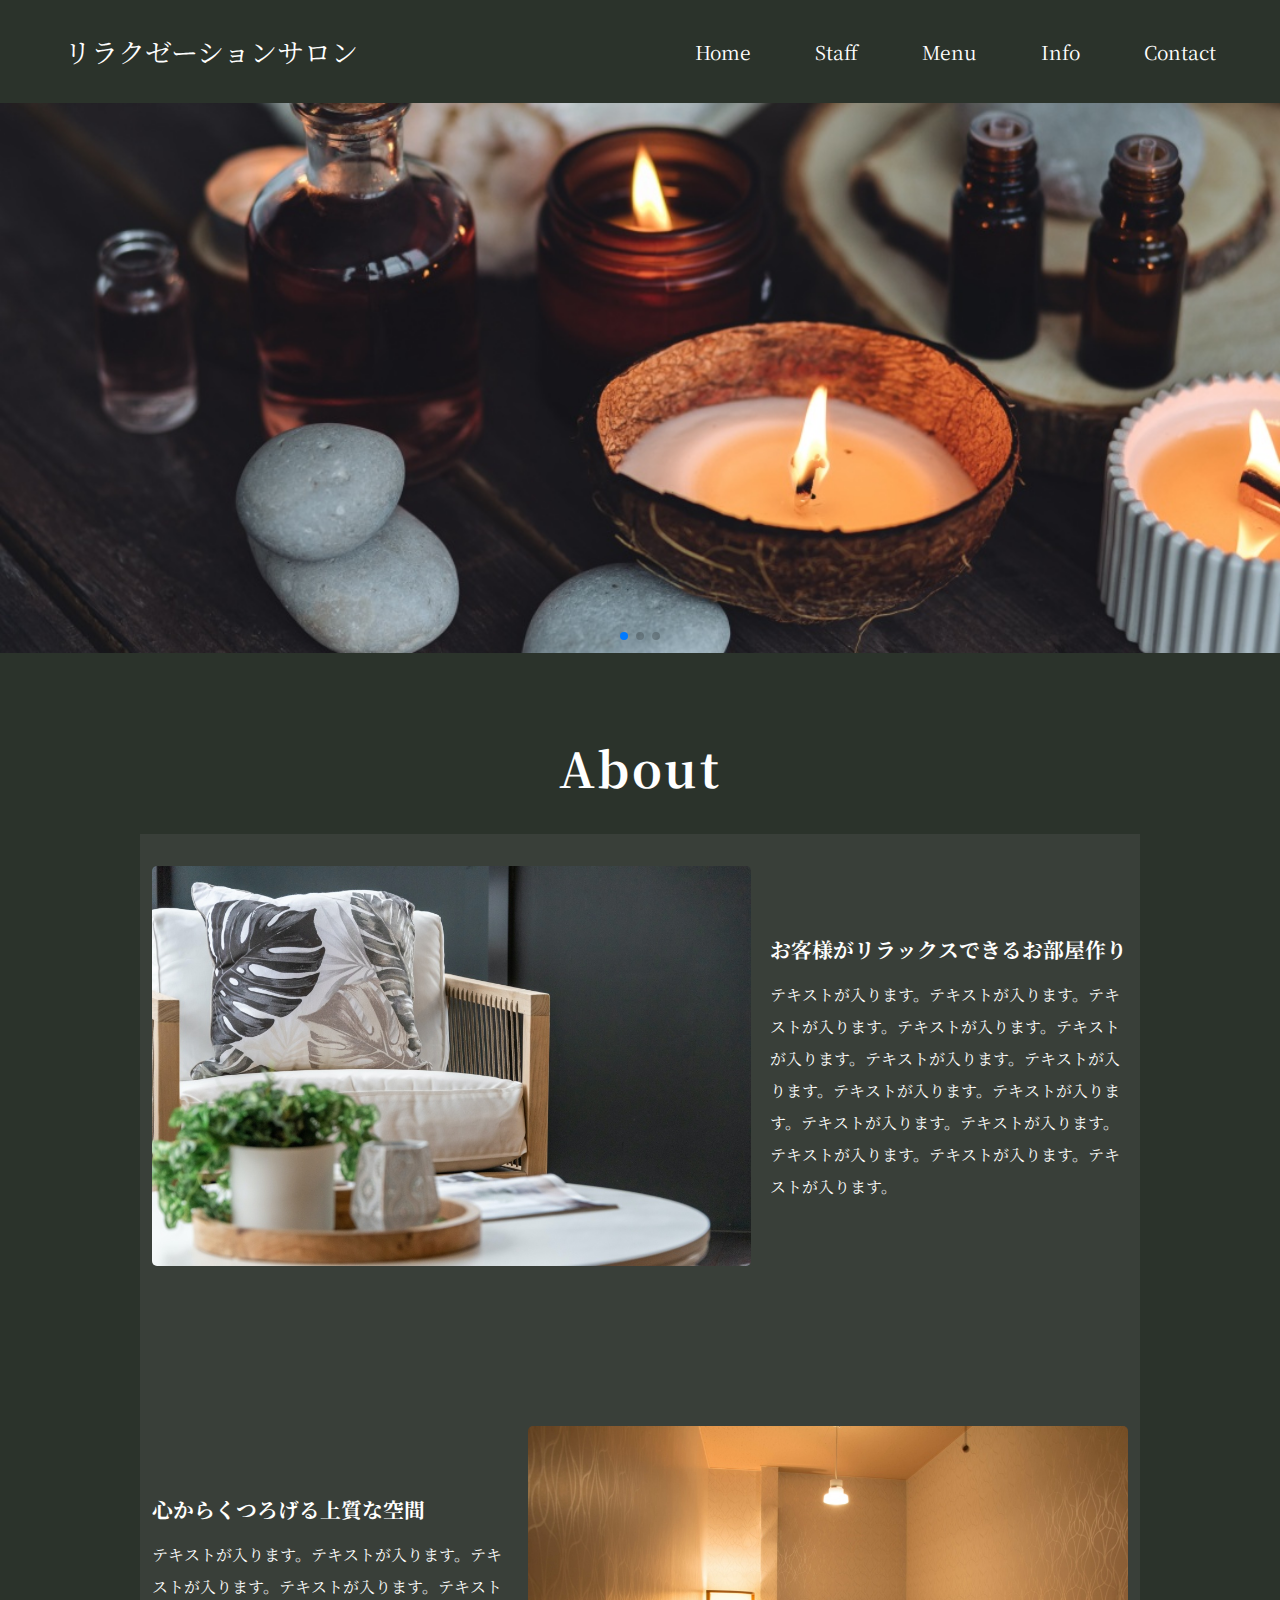
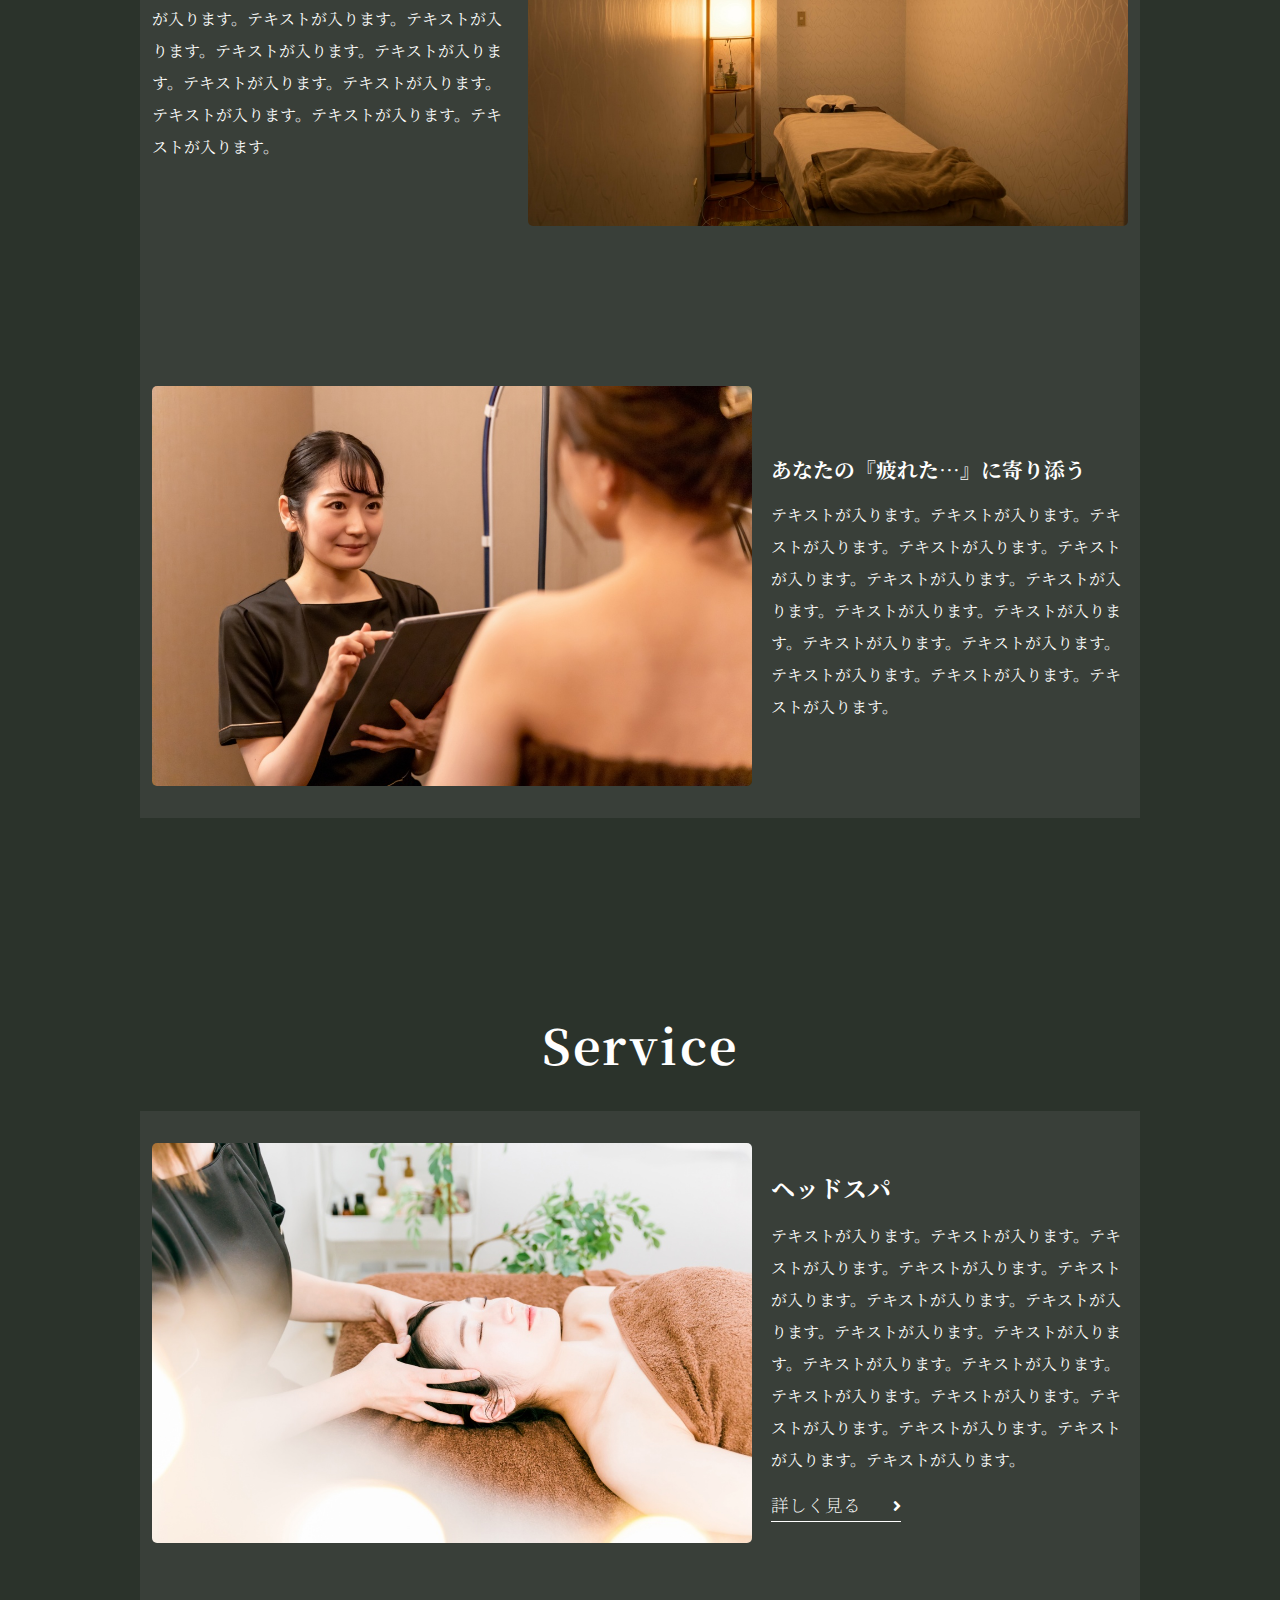
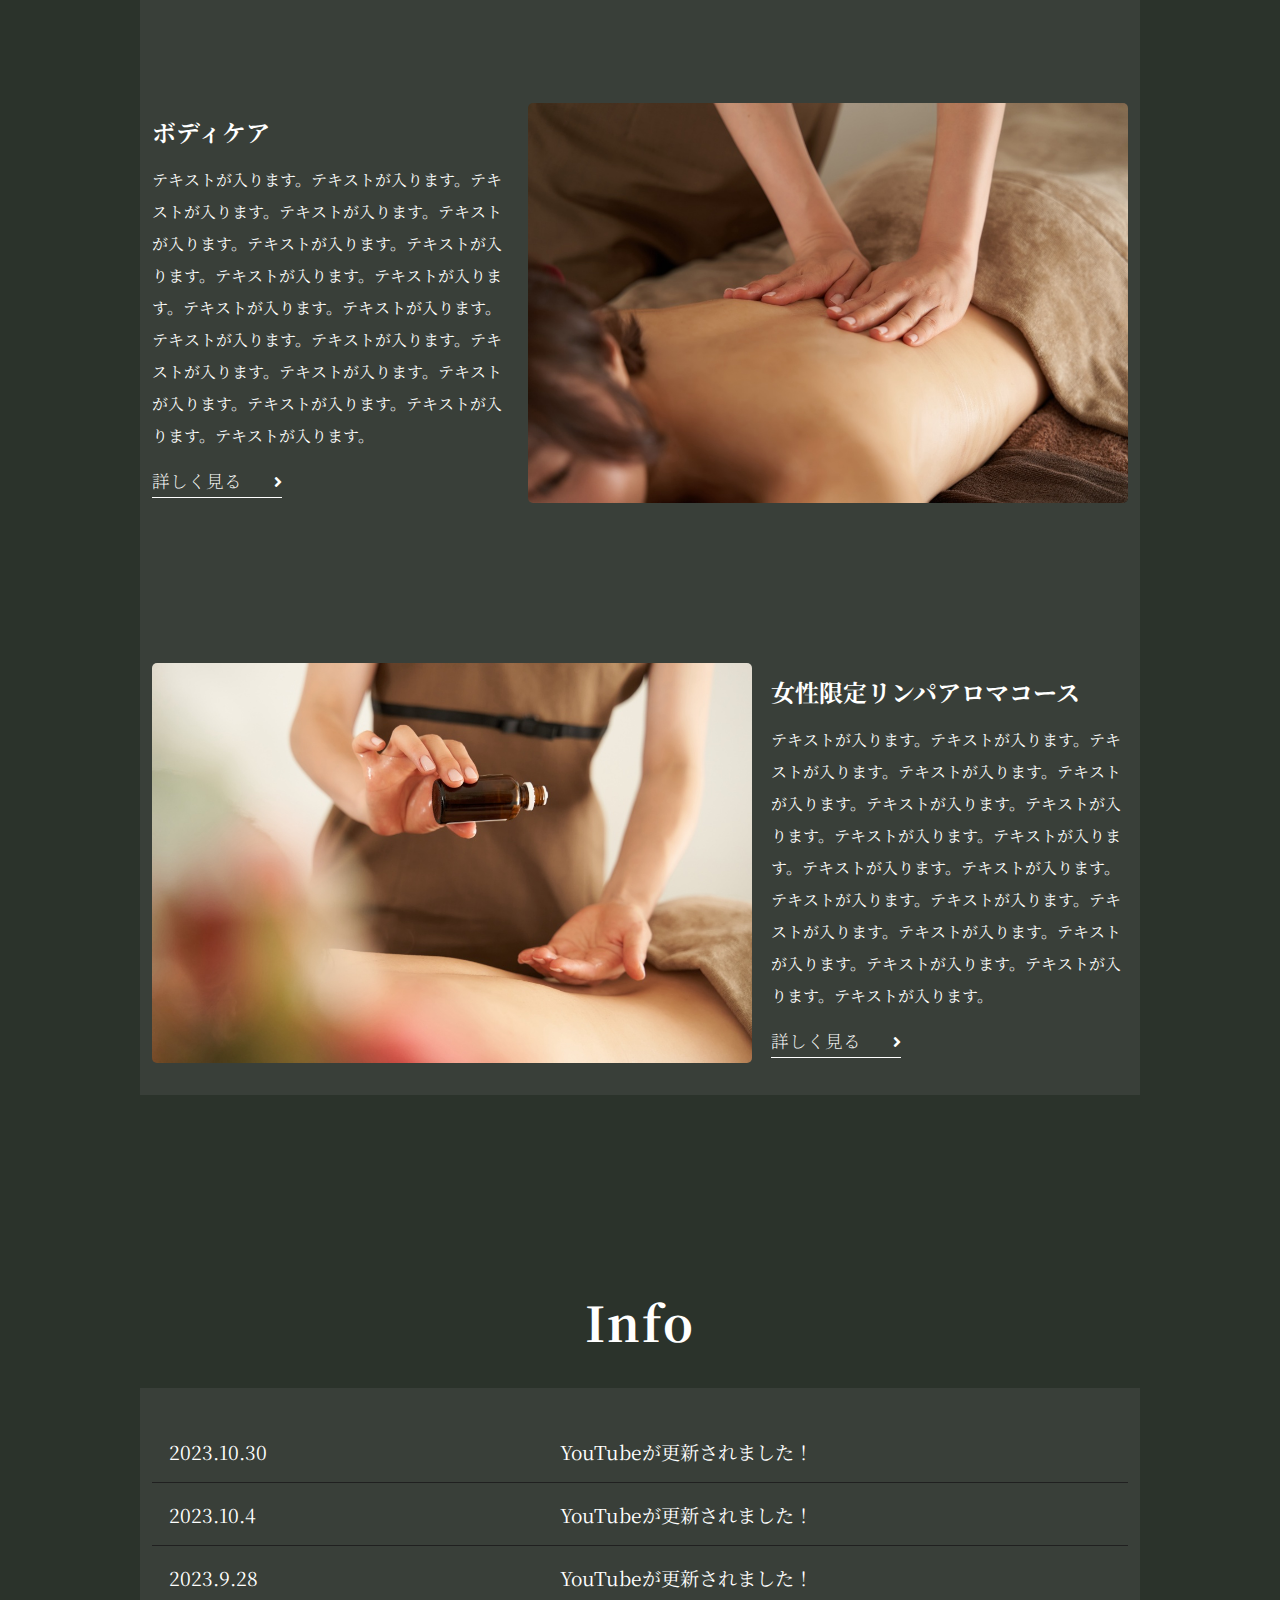
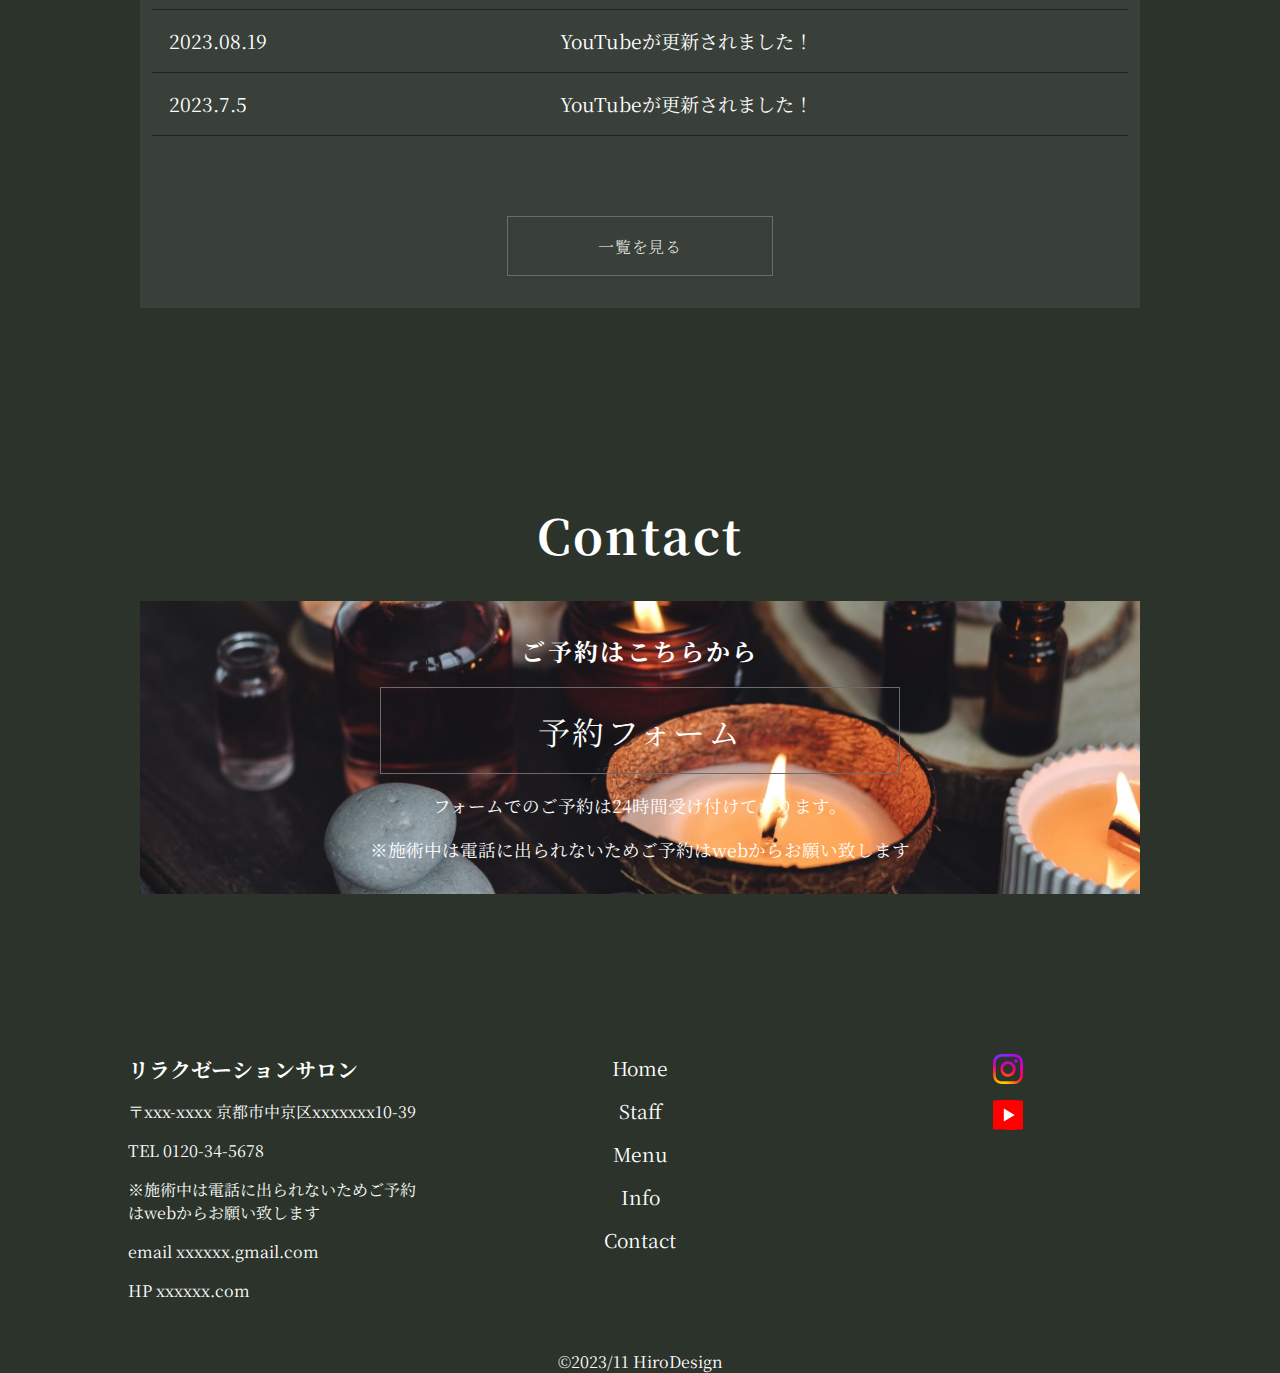
<file: index.html>
<!DOCTYPE html>
<html lang="ja">
<head>
  <meta charset="UTF-8">
  <meta name="viewport" content="width=device-width, initial-scale=1.0">
  <title>Document</title>
  <!-- swiper -->
  <link rel="stylesheet"  href="https://cdn.jsdelivr.net/npm/swiper@11/swiper-bundle.min.css"/>
  <!-- font awesome -->
  <link rel="stylesheet" href="https://cdnjs.cloudflare.com/ajax/libs/font-awesome/5.15.4/css/all.min.css">
  <link rel="stylesheet" href="style.css">
</head>
<body>

  <header class="header">
    <div class="logo">
      <a href="index.html">リラクゼーションサロン</a>
    </div>
      <nav class="navbar">
        <ul>
          <li><a href="index.html">home</a></li>
          <li><a href="staff.html">staff</a></li>
          <li><a href="menu.html">menu</a></li>
          <li><a href="info.html">info</a></li>
          <li><a href="contact.html">contact</a></li>
          <li class="sp-only"><a href="head.html">ヘッドスパとは</a></li>
          <li class="sp-only"><a href="head.html">ボディケアとは</a></li>
          <li class="sp-only"><a href="head.html">リンパアロマとは</a></li>
          <li class="tel pc-only"><p>TEL 0120-34-5678</p></li>
        </ul>
      </nav>
      <div class="fas fa-bars sp-only" id="menu-btn"></div>
  </header>

  <!-- visual -->
  <!-- <section> -->
    <div class="swiper">
      <div class="swiper-wrapper">
        <div class="swiper-slide slide1"></div>
        <div class="swiper-slide slide2"></div>
        <div class="swiper-slide slide3"></div>
      </div>
      <div class="swiper-pagination"></div>
    </div>
  <!-- </section> -->
  <!-- end visual -->

  <!-- about -->
  <section class="about">
    <h2 class="heading">about</h2>
    <div class="container">
      <div class="about-box">
        <img src="img/about02.jpg" alt="">
        <div class="about-text">
          <h3>お客様がリラックスできるお部屋作り</h3>
          <p>テキストが入ります。テキストが入ります。テキストが入ります。テキストが入ります。テキストが入ります。テキストが入ります。テキストが入ります。テキストが入ります。テキストが入ります。テキストが入ります。テキストが入ります。テキストが入ります。テキストが入ります。テキストが入ります。</p>
        </div>
      </div>
      <div class="about-box">
        <img src="img/about01.jpg" alt="">
        <div class="about-text">
          <h3>心からくつろげる上質な空間</h3>
          <p>テキストが入ります。テキストが入ります。テキストが入ります。テキストが入ります。テキストが入ります。テキストが入ります。テキストが入ります。テキストが入ります。テキストが入ります。テキストが入ります。テキストが入ります。テキストが入ります。テキストが入ります。テキストが入ります。</p>
        </div>
      </div>
      <div class="about-box">
        <img src="img/about03.jpg" alt="">
        <div class="about-text">
          <h3>あなたの『疲れた…』に寄り添う</h3>
          <p>テキストが入ります。テキストが入ります。テキストが入ります。テキストが入ります。テキストが入ります。テキストが入ります。テキストが入ります。テキストが入ります。テキストが入ります。テキストが入ります。テキストが入ります。テキストが入ります。テキストが入ります。テキストが入ります。</p>
        </div>
      </div>
      
    </div>
  </section>
  <!-- end about -->

   <!-- service -->
   <section class="service">
    <h2 class="heading">service</h2>
    <div class="container">
      <div class="service-item">
        <img src="img/service01.jpg" alt="">
        <div class="service-text">
          <h3>ヘッドスパ</h3>
          <p>テキストが入ります。テキストが入ります。テキストが入ります。テキストが入ります。テキストが入ります。テキストが入ります。テキストが入ります。テキストが入ります。テキストが入ります。テキストが入ります。テキストが入ります。テキストが入ります。テキストが入ります。テキストが入ります。テキストが入ります。テキストが入ります。テキストが入ります。</p>
          <a href="head.html" class="service-btn">詳しく見る<i class="fas fa-angle-right"></i></a>
        </div>
      </div>
      <div class="service-item">
        <img src="img/visual03.jpg" alt="">
        <div class="service-text">
          <h3>ボディケア</h3>
          <p>テキストが入ります。テキストが入ります。テキストが入ります。テキストが入ります。テキストが入ります。テキストが入ります。テキストが入ります。テキストが入ります。テキストが入ります。テキストが入ります。テキストが入ります。テキストが入ります。テキストが入ります。テキストが入ります。テキストが入ります。テキストが入ります。テキストが入ります。テキストが入ります。テキストが入ります。</p>
          <a href="body.html" class="service-btn">詳しく見る<i class="fas fa-angle-right"></i></a>
        </div>
      </div>
      <div class="service-item">
        <img src="img/visual02.jpg" alt="">
        <div class="service-text">
          <h3>女性限定リンパアロマコース</h3>
          <p>テキストが入ります。テキストが入ります。テキストが入ります。テキストが入ります。テキストが入ります。テキストが入ります。テキストが入ります。テキストが入ります。テキストが入ります。テキストが入ります。テキストが入ります。テキストが入ります。テキストが入ります。テキストが入ります。テキストが入ります。テキストが入ります。テキストが入ります。テキストが入ります。テキストが入ります。</p>
          <a href="aroma.html" class="service-btn">詳しく見る<i class="fas fa-angle-right"></i></a>
        </div>
      </div>

    </div>
  </section>
  <!-- end service -->

  <!-- info -->
  <section class="info">
    <h2 class="heading">info</h2>
    <div class="container">
      <dl>
        <dt>2023.10.30</dt>
        <dd>YouTubeが更新されました！</dd>
        <dt>2023.10.4</dt>
        <dd>YouTubeが更新されました！</dd>
        <dt>2023.9.28</dt>
        <dd>YouTubeが更新されました！</dd>
        <dt>2023.08.19</dt>
        <dd>YouTubeが更新されました！</dd>
        <dt>2023.7.5</dt>
        <dd>YouTubeが更新されました！</dd>
      </dl>
      <a href="info.html" class="btn">一覧を見る</a>
    </div>
  </section>
  <!-- emd info -->

  <!-- contact -->
  <section class="contact">
    <h2 class="heading">contact</h2>
    <div class="container">
      <div class="contact-box">
        <h3>ご予約はこちらから</h3>
        <a href="contact.html" class="contact-btn">予約フォーム</a>
        <p>フォームでのご予約は<br class="sp-only">24時間受け付けております。</p>
        <p>※施術中は電話に出られないため<br class="sp-only">ご予約はwebからお願い致します</p>
      </div>
    </div>
  </section>
  <!-- end contact -->

  <!-- footer -->
  <footer class="footer">
    <div class="footer-wrapper">
      <div class="address">
        <ul>
          <li><h4>リラクゼーションサロン</h4></li>
          <li>〒xxx-xxxx 京都市中京区xxxxxxx10-39</li>
          <li>TEL 0120-34-5678</li>
          <li>※施術中は電話に出られないためご予約はwebからお願い致します</li>
          <li>email xxxxxx.gmail.com</li>
          <li>HP xxxxxx.com</li>
        </ul>
      </div>
      <div class="footer-links">
        <ul>
          <li><a href="index.html">home</a></li>
          <li><a href="staff.html">staff</a></li>
          <li><a href="menu.html">menu</a></li>
          <li><a href="info.html">info</a></li>
          <li><a href="contact.html">contact</a></li>
        </ul>
      </div>
      <div class="footer-links sns-link">
        <ul>
          <li><a href="#"><img src="img/sns03.SVG" alt=""></a></li>
          <li><a href="#"><img src="img/sns05.SVG" alt=""></a></li>
        </ul>
      </div>
    </div>
   
    <div class="copy">
      <p>&copy;2023/11 <span>HiroDesign</span></p>
    </div>
  </footer>
  <!-- end footer -->
 
  <script src="https://cdn.jsdelivr.net/npm/swiper@11/swiper-bundle.min.js"></script>

  <script src="script.js" defer></script>
  
</body>
</html>
</file>
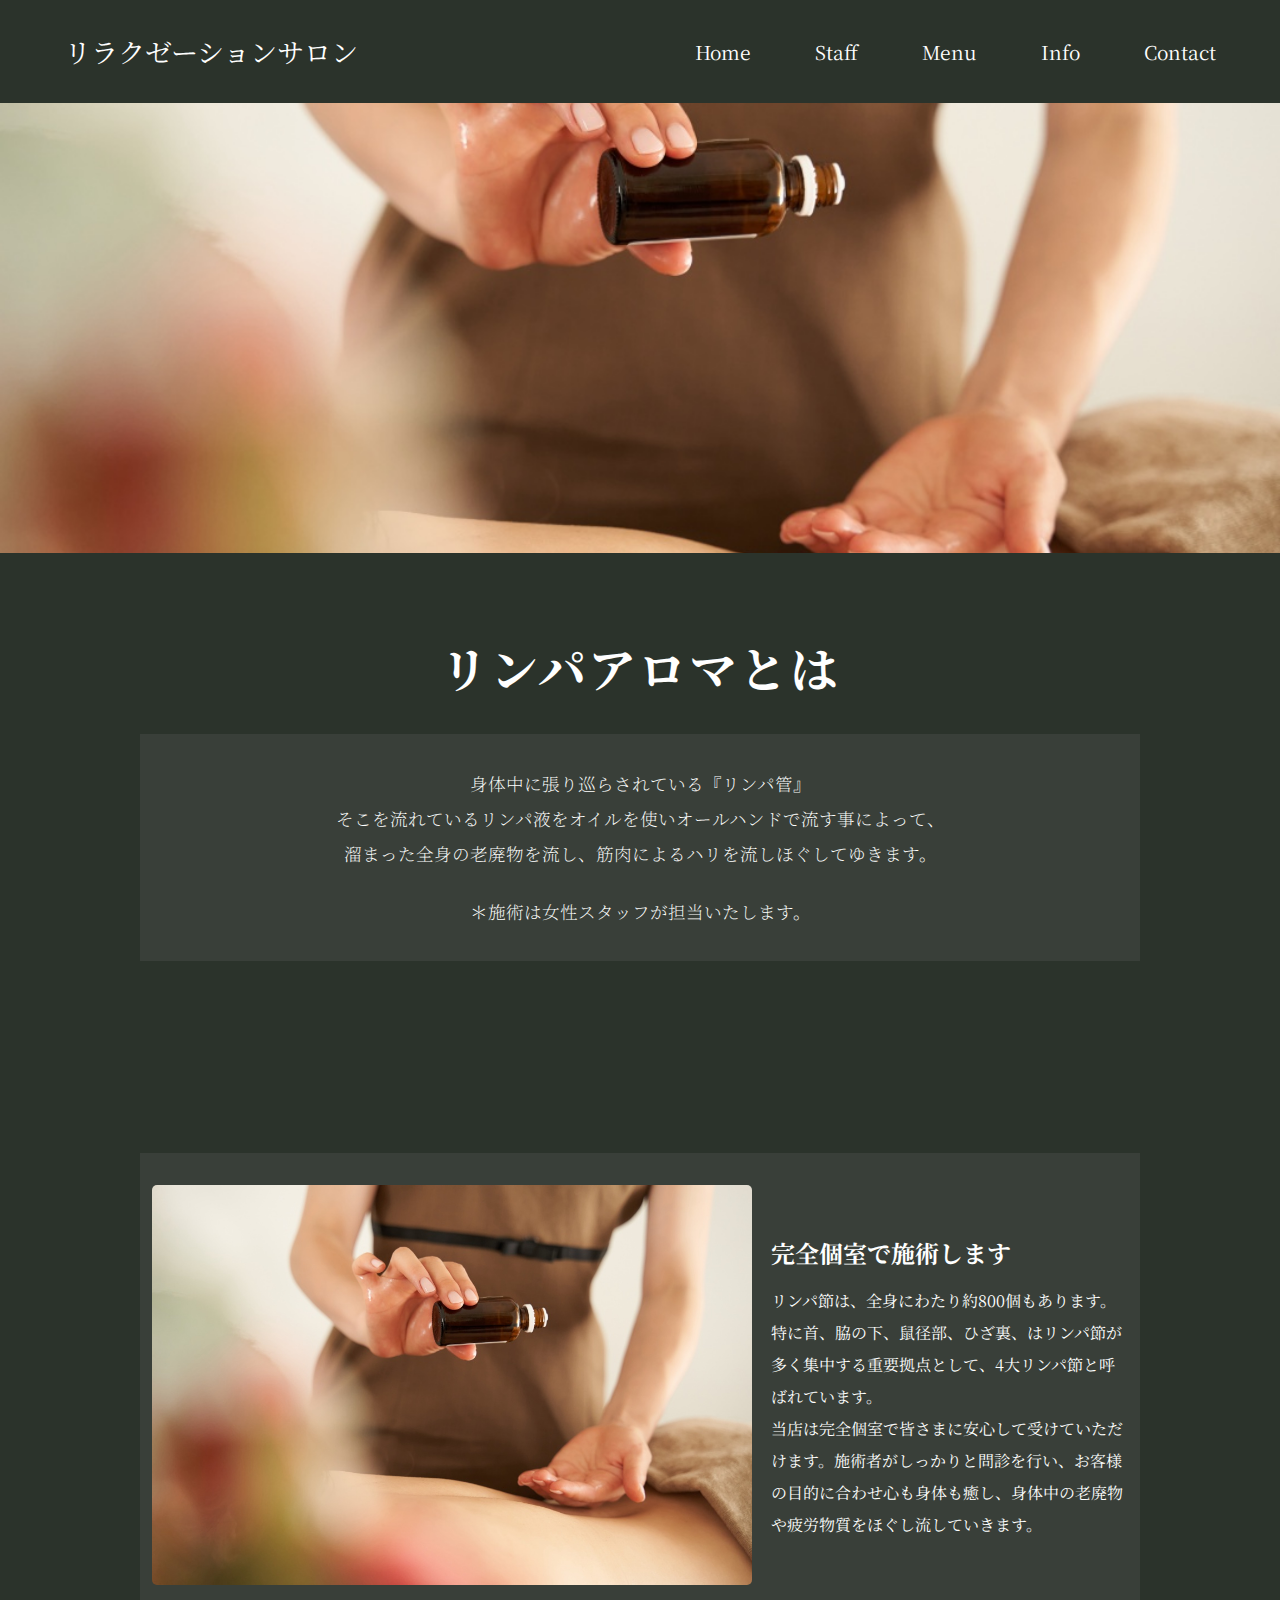
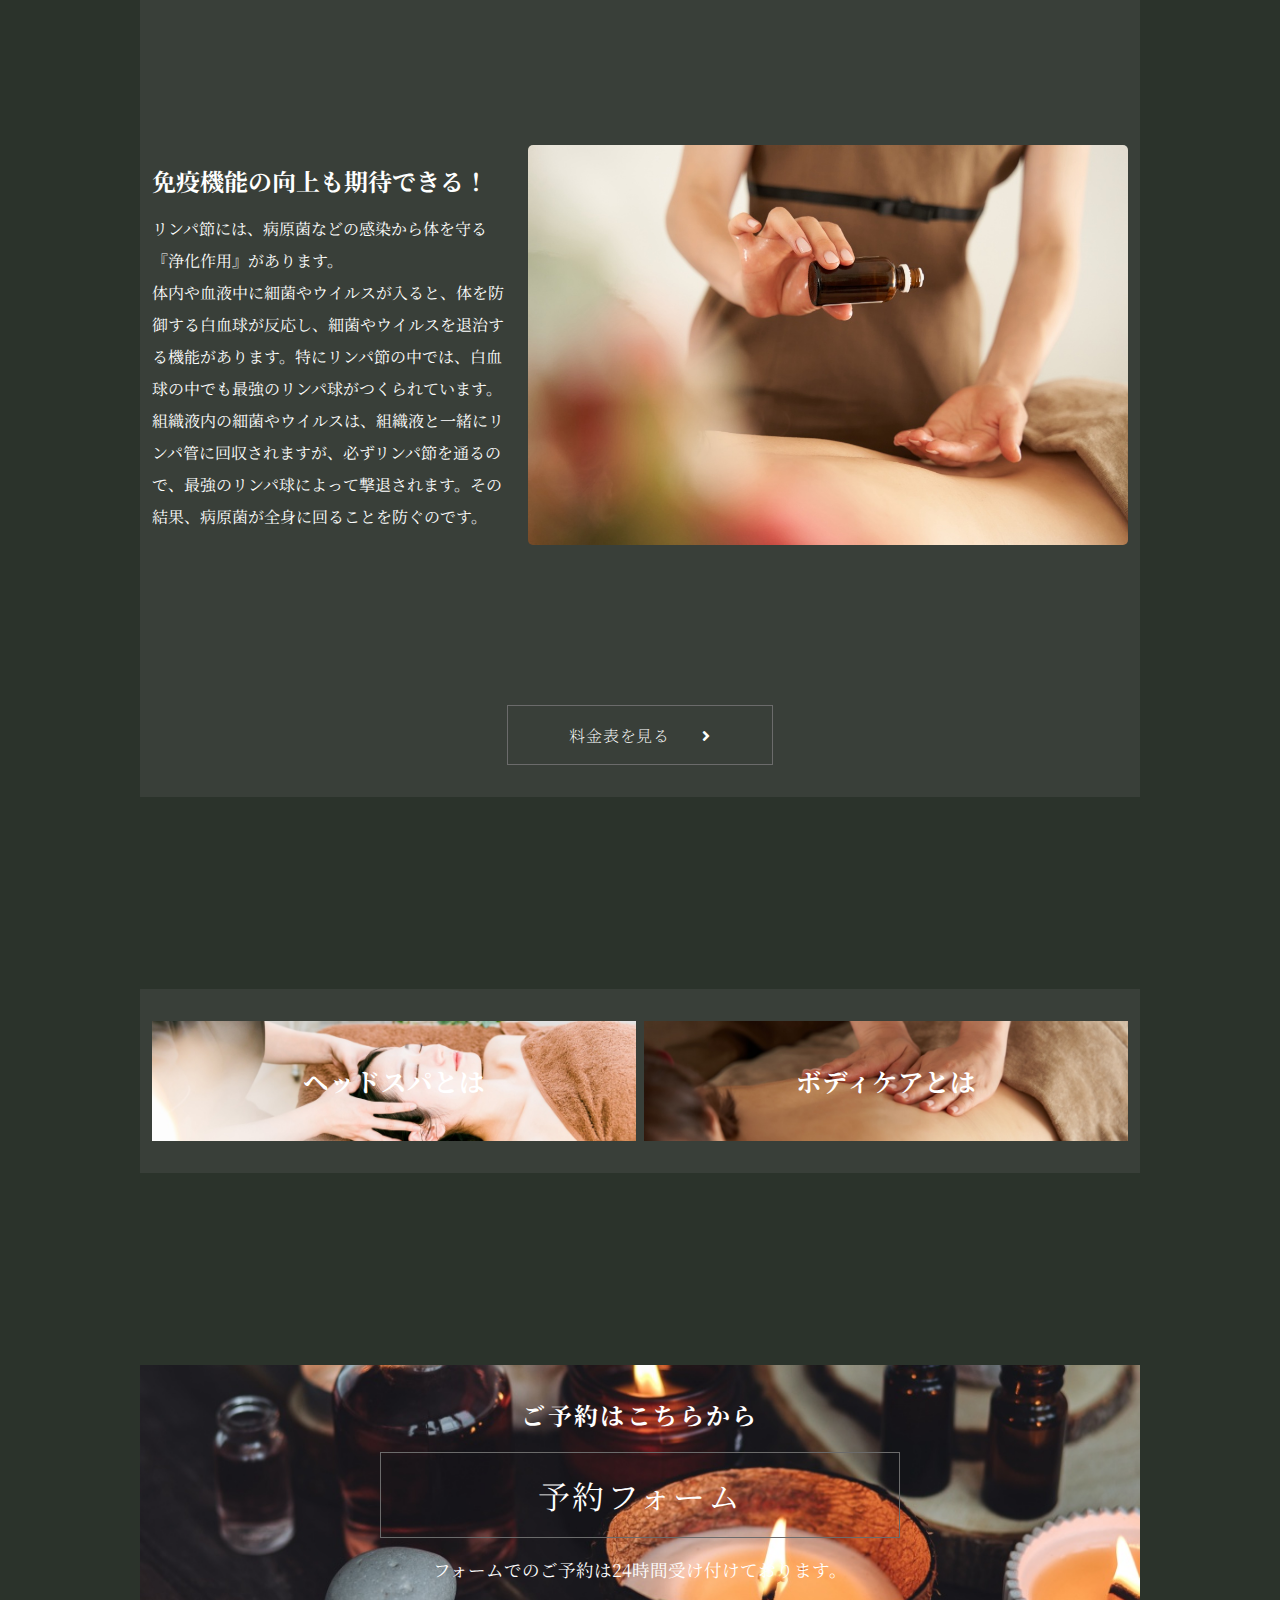
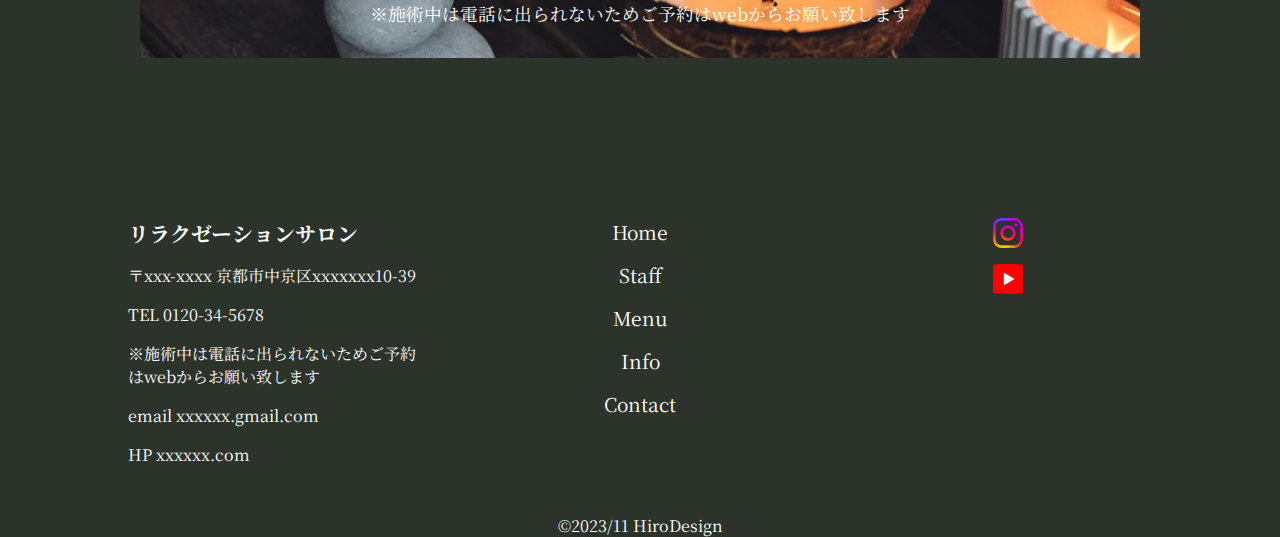
<file: aroma.html>
<!DOCTYPE html>
<html lang="ja">
<head>
  <meta charset="UTF-8">
  <meta name="viewport" content="width=device-width, initial-scale=1.0">
  <title>Document</title>
  <!-- swiper -->
  <link rel="stylesheet"  href="https://cdn.jsdelivr.net/npm/swiper@11/swiper-bundle.min.css"/>
   <!-- font awesome -->
   <link rel="stylesheet" href="https://cdnjs.cloudflare.com/ajax/libs/font-awesome/5.15.4/css/all.min.css">
  <link rel="stylesheet" href="style.css">
</head>
<body>

  <header class="header">
    <div class="logo">
      <a href="index.html">リラクゼーションサロン</a>
    </div>
      <nav class="navbar">
        <ul>
          <li><a href="index.html">home</a></li>
          <li><a href="staff.html">staff</a></li>
          <li><a href="menu.html">menu</a></li>
          <li><a href="info.html">info</a></li>
          <li><a href="contact.html">contact</a></li>
          <li class="sp-only"><a href="head.html">ヘッドスパとは</a></li>
          <li class="sp-only"><a href="head.html">ボディケアとは</a></li>
          <li class="sp-only"><a href="head.html">リンパアロマとは</a></li>
          <li class="tel pc-only"><p>TEL 0120-34-5678</p></li>
        </ul>
      </nav>
      <div class="fas fa-bars sp-only" id="menu-btn"></div>
  </header>


  <!-- visual -->
  <!-- <section> -->
    <div class="swiper page">
      <div class="swiper-wrapper page-visual">
        <div class="page-img"><img src="img/visual02.jpg" alt=""></div>
      </div>
    </div>
  <!-- </section> -->
  <!-- end visual -->

  <section class="service-info">
    <h2 class="heading">リンパアロマとは</h2>
    <div class="container">
      <p>身体中に張り巡らされている『リンパ管』<br>
        そこを流れているリンパ液をオイルを使いオールハンドで流す事によって、<br>溜まった全身の老廃物を流し、筋肉によるハリを流しほぐしてゆきます。
      </p>
      <p class="line">＊施術は女性スタッフが担当いたします。</p>
    </div>
  </section>

  <section class="service">
    <div class="container">
      <div class="service-item">
        <img src="img/visual02.jpg" alt="">
        <div class="service-text">
          <h3>完全個室で施術します</h3>
          <p>リンパ節は、全身にわたり約800個もあります。特に首、脇の下、鼠径部、ひざ裏、はリンパ節が多く集中する重要拠点として、4大リンパ節と呼ばれています。</p>
          <p>当店は完全個室で皆さまに安心して受けていただけます。施術者がしっかりと問診を行い、お客様の目的に合わせ心も身体も癒し、身体中の老廃物や疲労物質をほぐし流していきます。</p>
        </div>
      </div>
     
      <div class="service-item">
        <img src="img/visual02.jpg" alt="">
        <div class="service-text">
          <h3>免疫機能の向上も期待できる！</h3>
          <p class="page-font">リンパ節には、病原菌などの感染から体を守る『浄化作用』があります。</p>
          <p class="page-font">体内や血液中に細菌やウイルスが入ると、体を防御する白血球が反応し、細菌やウイルスを退治する機能があります。特にリンパ節の中では、白血球の中でも最強のリンパ球がつくられています。</p>
          <p class="page-font">組織液内の細菌やウイルスは、組織液と一緒にリンパ管に回収されますが、必ずリンパ節を通るので、最強のリンパ球によって撃退されます。その結果、病原菌が全身に回ることを防ぐのです。</p>
        </div>
      </div>
      <a href="menu.html" class="btn">料金表を見る<i class="fas fa-angle-right"></i></a>
    </div>
    </div>
  </section>

  <section class="service-links">
    <div class="container">
      <ul>
        <li class="link1"><a href="head.html">ヘッドスパとは</a></li>
        <li class="link2"><a href="body.html">ボディケアとは</a></li>
      </ul>
    </div>
  </section>
  <!-- contact -->
  <section class="contact">
    <!-- <h2 class="heading">contact</h2> -->
    <div class="container">
      <div class="contact-box">
        <h3>ご予約はこちらから</h3>
        <a href="contact.html" class="contact-btn">予約フォーム</a>
        <p>フォームでのご予約は24時間受け付けております。</p>
        <p>※施術中は電話に出られないためご予約はwebからお願い致します</p>
      </div>
    </div>
  </section>
  <!-- end contact -->

  <!-- footer -->
  <footer class="footer">
    <div class="footer-wrapper">
      <div class="address">
        <ul>
          <li><h4>リラクゼーションサロン</h4></li>
          <li>〒xxx-xxxx 京都市中京区xxxxxxx10-39</li>
          <li>TEL 0120-34-5678</li>
          <li>※施術中は電話に出られないためご予約はwebからお願い致します</li>
          <li>email xxxxxx.gmail.com</li>
          <li>HP xxxxxx.com</li>
        </ul>
      </div>
      <div class="footer-links">
        <ul>
          <li><a href="index.html">home</a></li>
          <li><a href="staff.html">staff</a></li>
          <li><a href="menu.html">menu</a></li>
          <li><a href="info.html">info</a></li>
          <li><a href="contact.html">contact</a></li>
        </ul>
      </div>
      <div class="footer-links sns-link">
        <ul>
          <li><a href="#"><img src="img/sns03.SVG" alt=""></a></li>
          <li><a href="#"><img src="img/sns05.SVG" alt=""></a></li>
        </ul>
      </div>
    </div>
   
    <div class="copy">
      <p>&copy;2023/11 <span>HiroDesign</span></p>
    </div>
  </footer>
  <!-- end footer -->
 
  <script src="https://cdn.jsdelivr.net/npm/swiper@11/swiper-bundle.min.js"></script>

  <script src="script.js" defer></script>
  
</body>
</html>
</file>
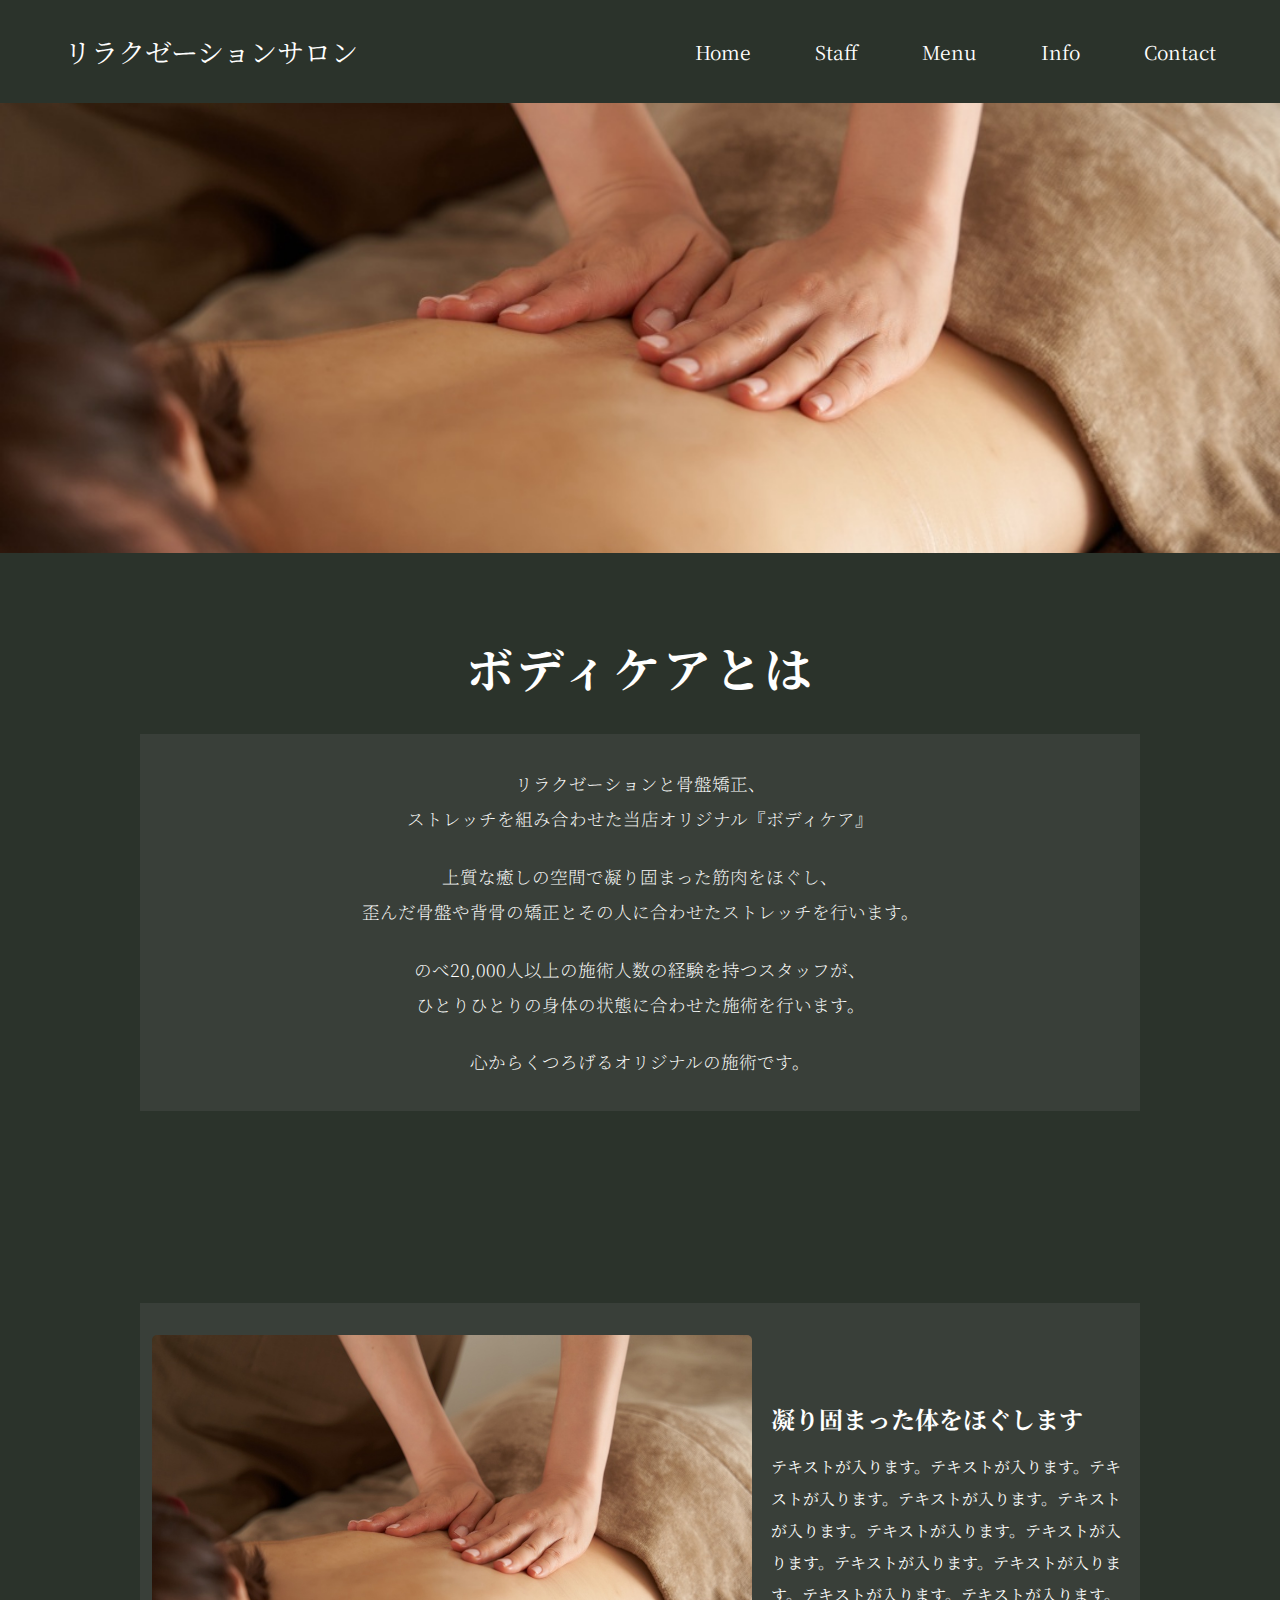
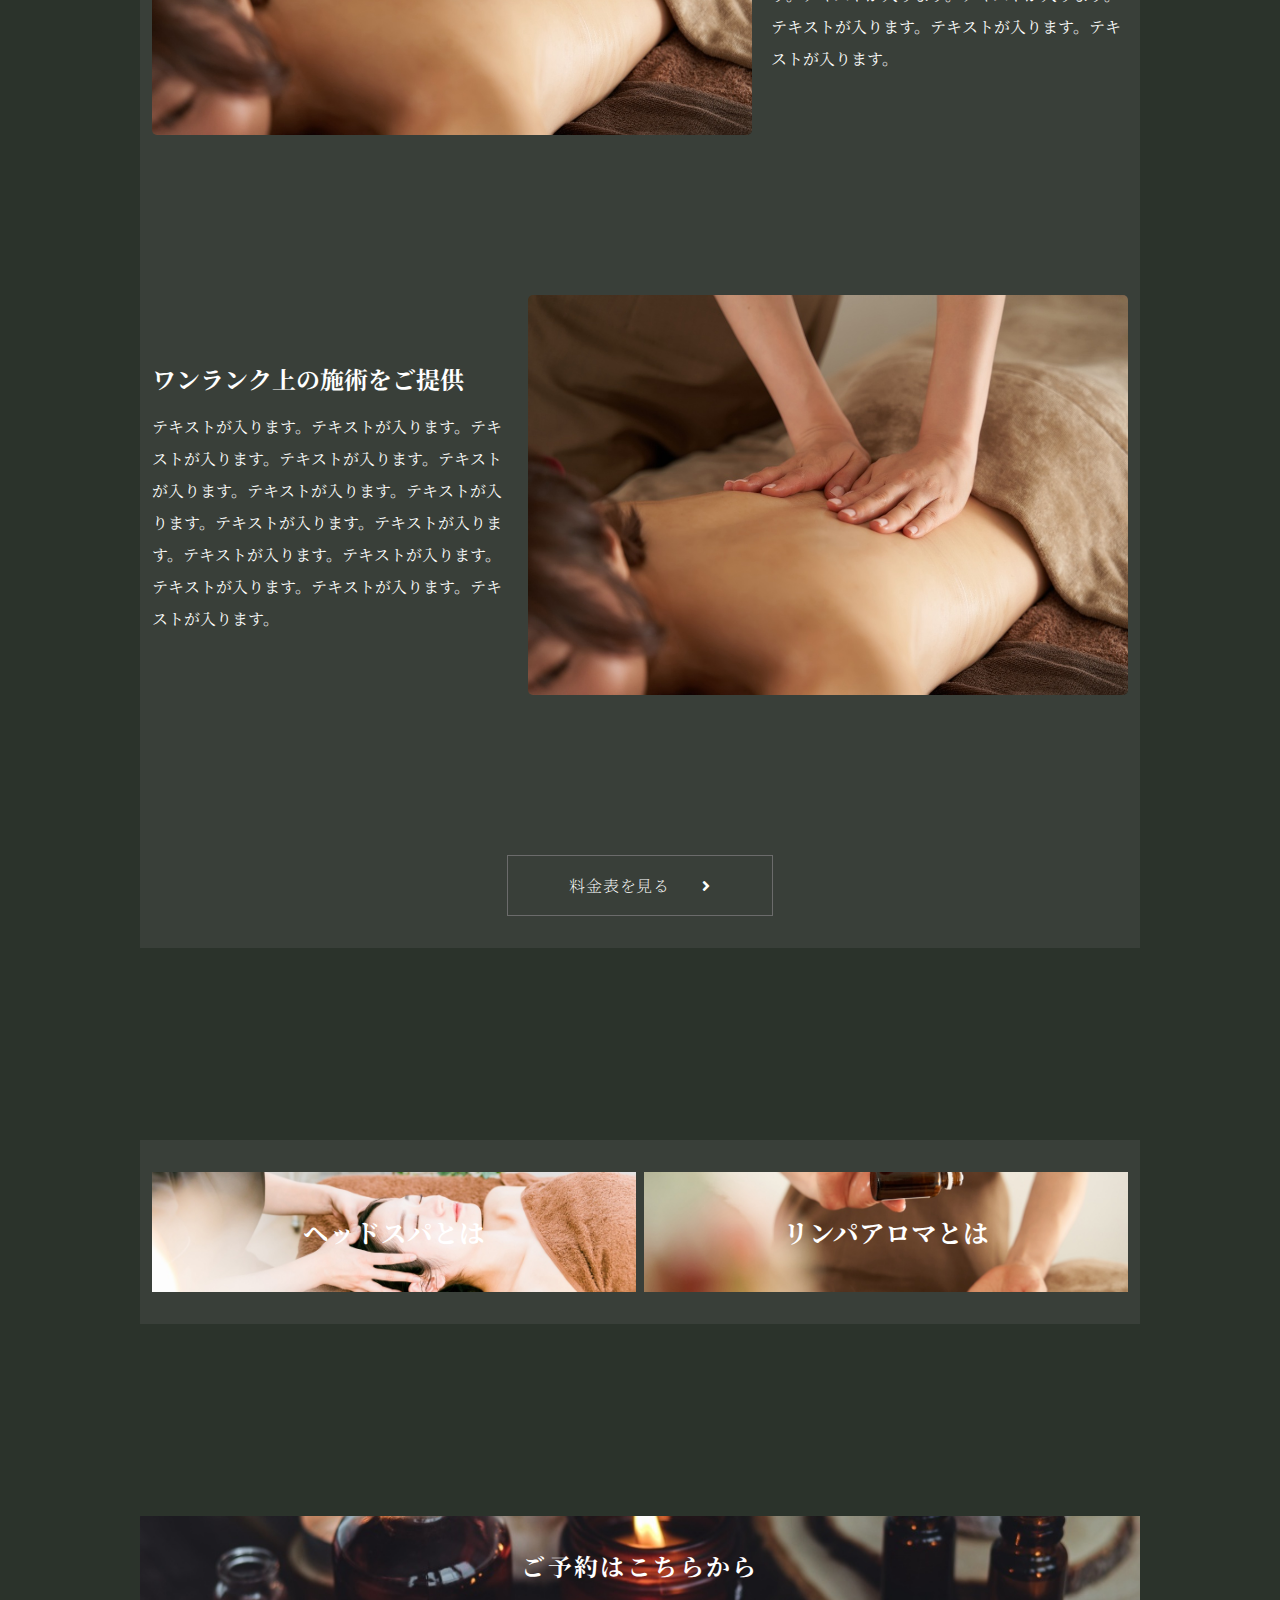
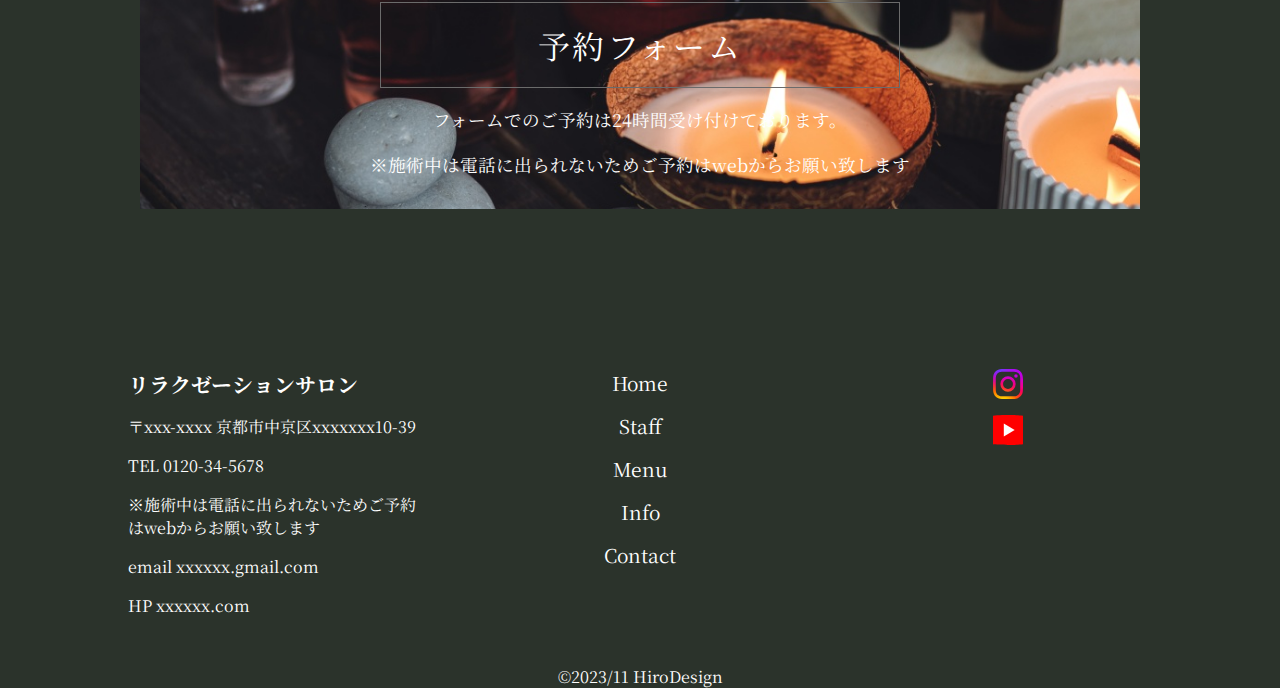
<file: body.html>
<!DOCTYPE html>
<html lang="ja">
<head>
  <meta charset="UTF-8">
  <meta name="viewport" content="width=device-width, initial-scale=1.0">
  <title>Document</title>
  <!-- swiper -->
  <link rel="stylesheet"  href="https://cdn.jsdelivr.net/npm/swiper@11/swiper-bundle.min.css"/>
   <!-- font awesome -->
   <link rel="stylesheet" href="https://cdnjs.cloudflare.com/ajax/libs/font-awesome/5.15.4/css/all.min.css">
  <link rel="stylesheet" href="style.css">
</head>
<body>

  <header class="header">
    <div class="logo">
      <a href="index.html">リラクゼーションサロン</a>
    </div>
      <nav class="navbar">
        <ul>
          <li><a href="index.html">home</a></li>
          <li><a href="staff.html">staff</a></li>
          <li><a href="menu.html">menu</a></li>
          <li><a href="info.html">info</a></li>
          <li><a href="contact.html">contact</a></li>
          <li class="sp-only"><a href="head.html">ヘッドスパとは</a></li>
          <li class="sp-only"><a href="head.html">ボディケアとは</a></li>
          <li class="sp-only"><a href="head.html">リンパアロマとは</a></li>
          <li class="tel pc-only"><p>TEL 0120-34-5678</p></li>
        </ul>
      </nav>
      <div class="fas fa-bars sp-only" id="menu-btn"></div>
  </header>


  <!-- visual -->
  <!-- <section> -->
    <div class="swiper page">
      <div class="swiper-wrapper page-visual">
        <div class="page-img"><img src="img/visual03.jpg" alt=""></div>
      </div>
    </div>
  <!-- </section> -->
  <!-- end visual -->

  <section class="service-info">
    <h2 class="heading">ボディケアとは</h2>
    <div class="container">
      <p>リラクゼーションと骨盤矯正、<br>ストレッチを組み合わせた<br class="sp-only">当店オリジナル『ボディケア』</p>
      <p>上質な癒しの空間で凝り固まった<br class="sp-only">筋肉をほぐし、<br> 歪んだ骨盤や背骨の矯正と<br class="sp-only">その人に合わせたストレッチを行います。</p>
      <p>のべ20,000人以上の<br class="sp-only">施術人数の経験を持つスタッフが、<br>ひとりひとりの身体の状態に合わせた<br class="sp-only">施術を行います。</p>
      <p>心からくつろげるオリジナルの施術です。</p>
      <!-- <p class="line">＊施術は女性スタッフが担当いたします。</p> -->
    </div>
  </section>

  <section class="service">
    <div class="container">
      <div class="service-item">
        <img src="img/visual03.jpg" alt="">
        <div class="service-text">
          <h3>凝り固まった体をほぐします</h3>
          <p>テキストが入ります。テキストが入ります。テキストが入ります。テキストが入ります。テキストが入ります。テキストが入ります。テキストが入ります。テキストが入ります。テキストが入ります。テキストが入ります。テキストが入ります。テキストが入ります。テキストが入ります。テキストが入ります。</p>
        </div>
      </div>
     
      <div class="service-item">
        <img src="img/visual03.jpg" alt="">
        <div class="service-text">
          <h3>ワンランク上の施術をご提供</h3>
          <p>テキストが入ります。テキストが入ります。テキストが入ります。テキストが入ります。テキストが入ります。テキストが入ります。テキストが入ります。テキストが入ります。テキストが入ります。テキストが入ります。テキストが入ります。テキストが入ります。テキストが入ります。テキストが入ります。</p>
        </div>
      </div>
      <a href="menu.html" class="btn">料金表を見る<i class="fas fa-angle-right"></i></a>
    </div>
    </div>
  </section>

  <section class="service-links">
    <div class="container">
      <ul>
        <li class="link1"><a href="head.html">ヘッドスパとは</a></li>
        <li class="link3"><a href="aroma.html">リンパアロマとは</a></li>
      </ul>
    </div>
  </section>
  <!-- contact -->
  <section class="contact">
    <!-- <h2 class="heading">contact</h2> -->
    <div class="container">
      <div class="contact-box">
        <h3>ご予約はこちらから</h3>
        <a href="contact.html" class="contact-btn">予約フォーム</a>
        <p>フォームでのご予約は24時間受け付けております。</p>
        <p>※施術中は電話に出られないためご予約はwebからお願い致します</p>
      </div>
    </div>
  </section>
  <!-- end contact -->

  <!-- footer -->
  <footer class="footer">
    <div class="footer-wrapper">
      <div class="address">
        <ul>
          <li><h4>リラクゼーションサロン</h4></li>
          <li>〒xxx-xxxx 京都市中京区xxxxxxx10-39</li>
          <li>TEL 0120-34-5678</li>
          <li>※施術中は電話に出られないためご予約はwebからお願い致します</li>
          <li>email xxxxxx.gmail.com</li>
          <li>HP xxxxxx.com</li>
        </ul>
      </div>
      <div class="footer-links">
        <ul>
          <li><a href="index.html">home</a></li>
          <li><a href="staff.html">staff</a></li>
          <li><a href="menu.html">menu</a></li>
          <li><a href="info.html">info</a></li>
          <li><a href="contact.html">contact</a></li>
        </ul>
      </div>
      <div class="footer-links sns-link">
        <ul>
          <li><a href="#"><img src="img/sns03.SVG" alt=""></a></li>
          <li><a href="#"><img src="img/sns05.SVG" alt=""></a></li>
        </ul>
      </div>
    </div>
   
    <div class="copy">
      <p>&copy;2023/11 <span>HiroDesign</span></p>
    </div>
  </footer>
  <!-- end footer -->
 
  <script src="https://cdn.jsdelivr.net/npm/swiper@11/swiper-bundle.min.js"></script>

  <script src="script.js" defer></script>
  
</body>
</html>
</file>
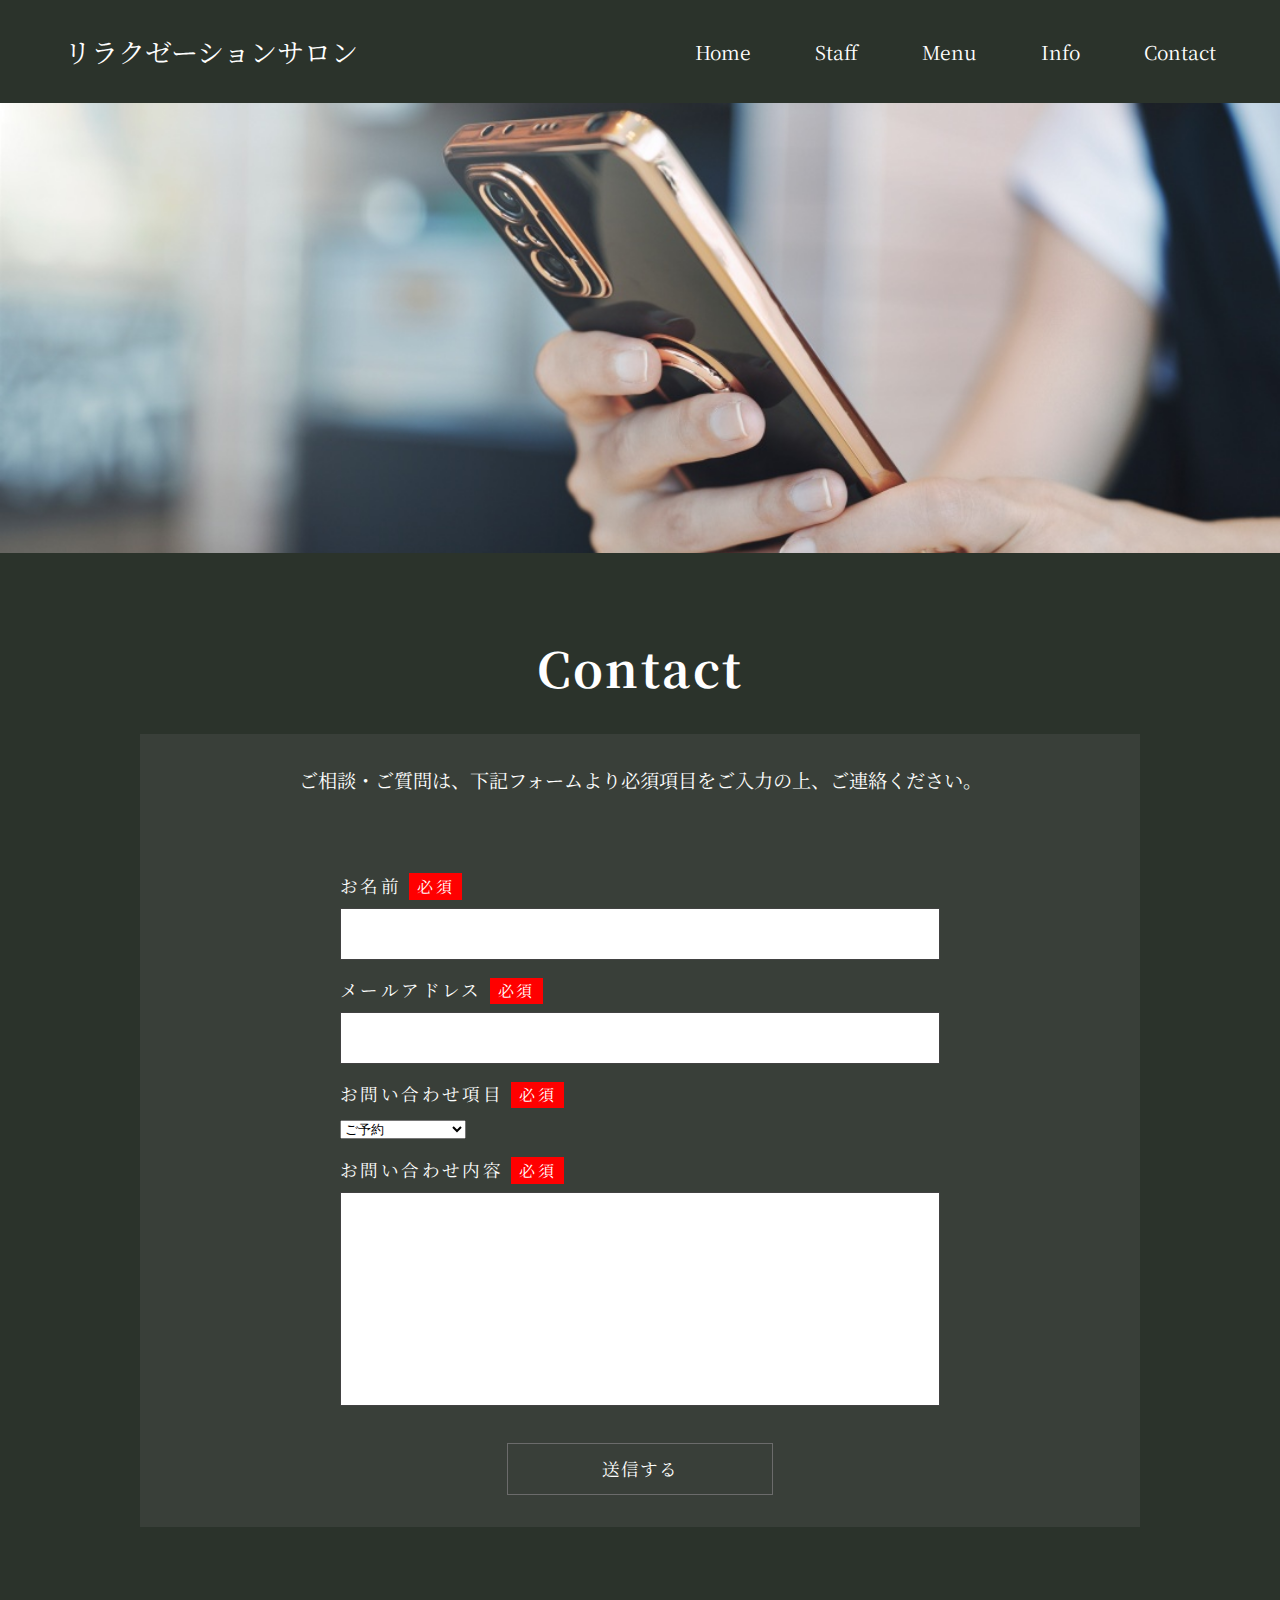
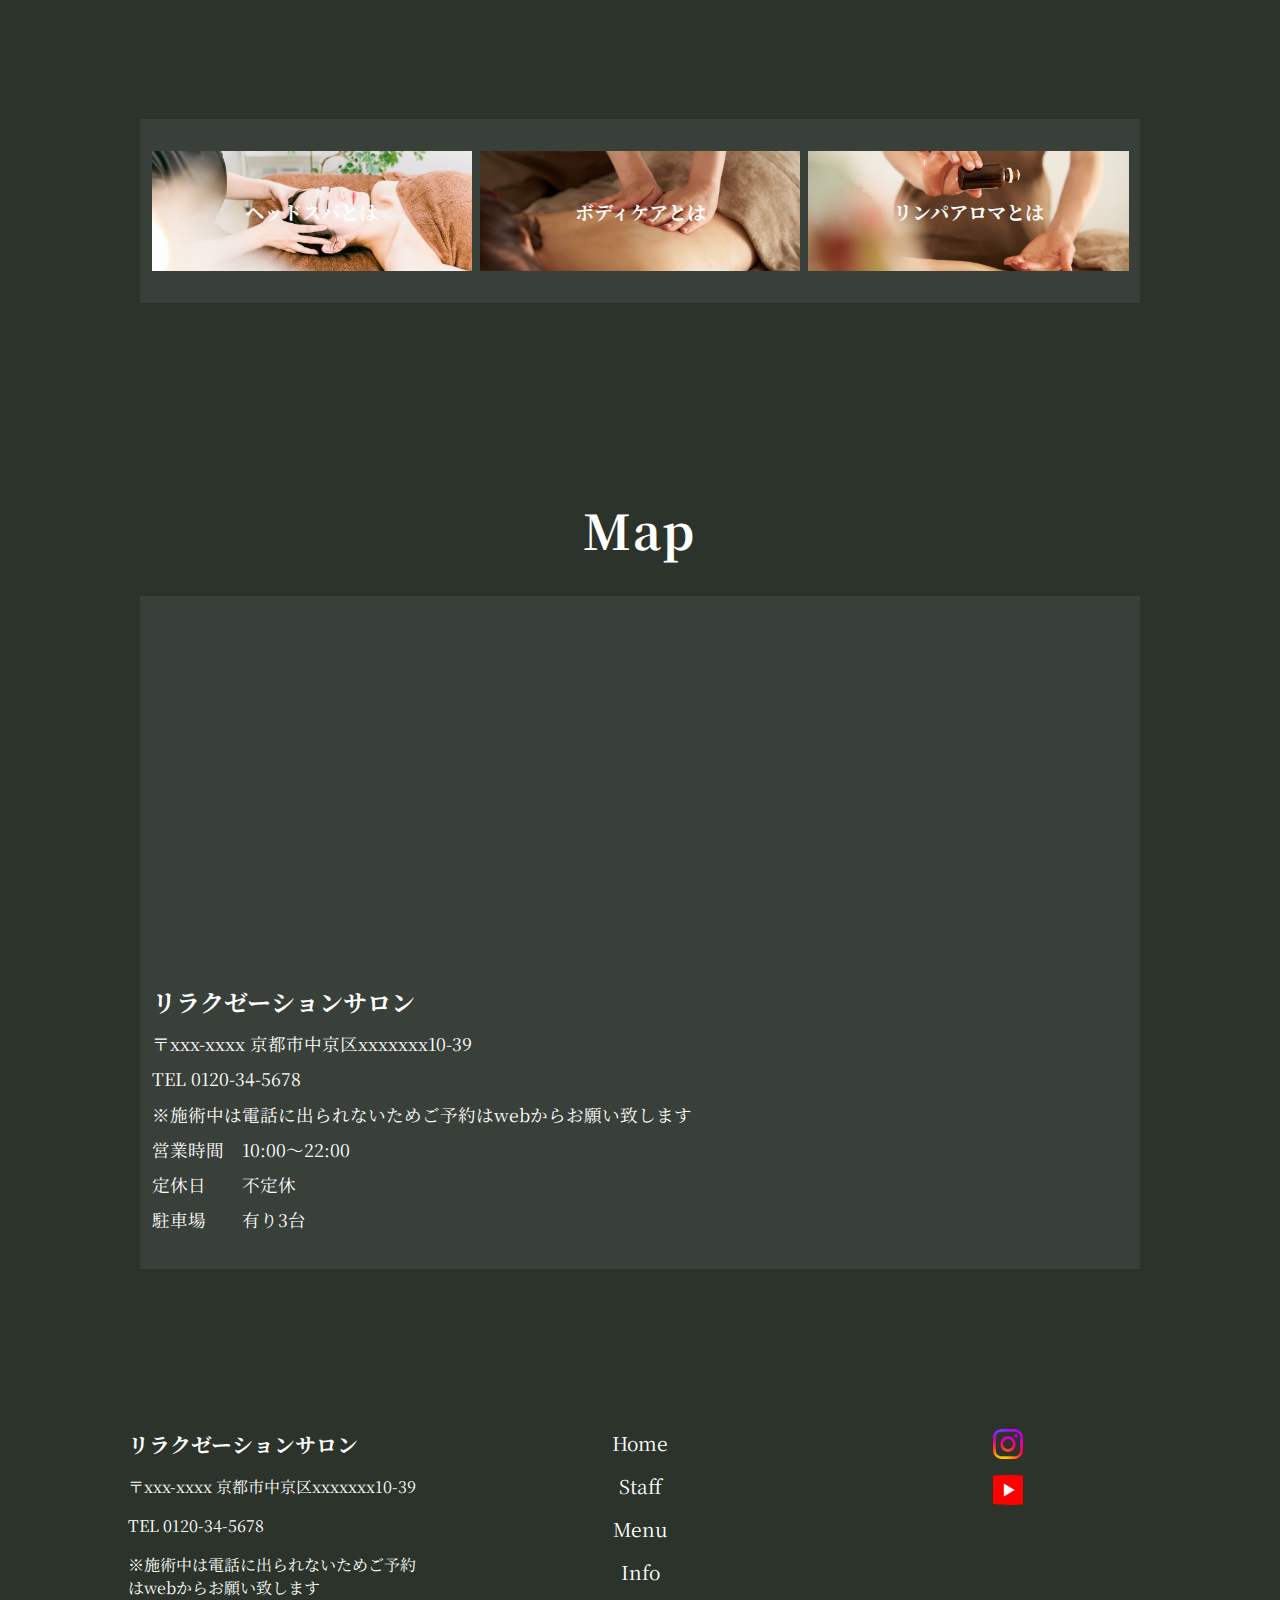
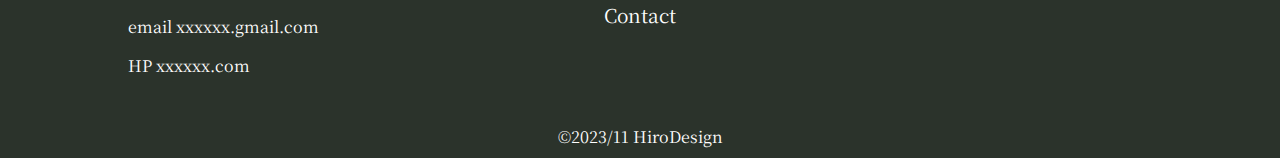
<file: contact.html>
<!DOCTYPE html>
<html lang="ja">
<head>
  <meta charset="UTF-8">
  <meta name="viewport" content="width=device-width, initial-scale=1.0">
  <title>Document</title>
  <!-- swiper -->
  <link rel="stylesheet"  href="https://cdn.jsdelivr.net/npm/swiper@11/swiper-bundle.min.css"/>
   <!-- font awesome -->
   <link rel="stylesheet" href="https://cdnjs.cloudflare.com/ajax/libs/font-awesome/5.15.4/css/all.min.css">
  <link rel="stylesheet" href="style.css">
</head>
<body>

  <header class="header">
    <div class="logo">
      <a href="index.html">リラクゼーションサロン</a>
    </div>
      <nav class="navbar">
        <ul>
          <li><a href="index.html">home</a></li>
          <li><a href="staff.html">staff</a></li>
          <li><a href="menu.html">menu</a></li>
          <li><a href="info.html">info</a></li>
          <li><a href="contact.html">contact</a></li>
          <li class="sp-only"><a href="head.html">ヘッドスパとは</a></li>
          <li class="sp-only"><a href="body.html">ボディケアとは</a></li>
          <li class="sp-only"><a href="aroma.html">リンパアロマとは</a></li>
          <li class="tel pc-only"><p>TEL 0120-34-5678</p></li>
        </ul>
      </nav>
      <div class="fas fa-bars sp-only" id="menu-btn"></div>
  </header>


  <!-- visual -->
  <!-- <section> -->
    <div class="swiper page">
      <div class="swiper-wrapper page-visual">
        <div class="page-img"><img src="img/contact01.jpg" alt=""></div>
      </div>
    </div>
  <!-- </section> -->
  <!-- end visual -->

  <!-- contact-area -->
  <section class="contact-area">
    <h2 class="heading">contact</h2>
    <div class="container">
      <div class="contact-box">
        <p>ご相談・ご質問は、下記フォームより<br class="sp-only">必須項目をご入力の上、ご連絡ください。</p>
      </div>

      <div class="contact-form">
        <form action="">
          <div>
            <label for="name">お名前<span>必須</span></label>
            <input type="text" name="name">
          </div>
          <div>
            <label for="email">メールアドレス<span>必須</span></label>
            <input type="email" name="email">
          </div>
          <div>
            <label for="select">お問い合わせ項目<span>必須</span></label>
            <select name="select" id="">
              <option value="ご予約">ご予約</option>
              <option value="サービスについて">サービスについて</option>
              <option value="その他">その他</option>
            </select>
          </div>
          <div>
            <label for="message">お問い合わせ内容<span>必須</span></label>
            <textarea name="message" id="" cols="30" rows="10"></textarea>
          </div>
        </form>
        <input type="submit" class="button" value="送信する">
      </div>
    </div>
  </section>
  <!-- end contact-area -->

  <!-- menu-item -->
  <section class="contact-links service-links">
    <div class="container">
      <ul>
        <li class="link1"><a href="head.html">ヘッドスパとは</a></li>
        <li class="link2"><a href="body.html">ボディケアとは</a></li>
        <li class="link3"><a href="aroma.html">リンパアロマとは</a></li>
      </ul>
    </div>
  </section>
  <!-- end menu-item -->

  <!-- access -->
  <section class="access">
    <h2 class="heading">map</h2>
    <div class="container">
      <div class="access-wrapper">
        <div class="map"><iframe src="https://www.google.com/maps/embed?pb=!1m18!1m12!1m3!1d3267.0222339143193!2d135.73254777575897!3d35.03117367280412!2m3!1f0!2f0!3f0!3m2!1i1024!2i768!4f13.1!3m3!1m2!1s0x600107ed7bf0e06d%3A0x5b26fec16c2eee1a!2z5YyX6YeO5aSp5rqA5a6u!5e0!3m2!1sja!2sjp!4v1700273898076!5m2!1sja!2sjp" width="600" height="350" style="border:0;" allowfullscreen="" loading="lazy" referrerpolicy="no-referrer-when-downgrade"></iframe></div>
        <div class="access-address">
          <h3>リラクゼーションサロン</h3>
          <p>〒xxx-xxxx 京都市中京区xxxxxxx10-39</p>
          <p>TEL 0120-34-5678</p>
          <p>※施術中は電話に出られないためご予約はwebからお願い致します</p>
          <p>営業時間　10:00～22:00</p>
          <p>定休日　　不定休</p>
          <p>駐車場　　有り3台</p>
        </div>
      </div>
    </div>
  </section>
  <!-- end access -->
 

  <!-- footer -->
  <footer class="footer">
    <div class="footer-wrapper">
      <div class="address">
        <ul>
          <li><h4>リラクゼーションサロン</h4></li>
          <li>〒xxx-xxxx 京都市中京区xxxxxxx10-39</li>
          <li>TEL 0120-34-5678</li>
          <li>※施術中は電話に出られないためご予約はwebからお願い致します</li>
          <li>email xxxxxx.gmail.com</li>
          <li>HP xxxxxx.com</li>
        </ul>
      </div>
      <div class="footer-links">
        <ul>
          <li><a href="index.html">home</a></li>
          <li><a href="staff.html">staff</a></li>
          <li><a href="menu.html">menu</a></li>
          <li><a href="info.html">info</a></li>
          <li><a href="contact.html">contact</a></li>
        </ul>
      </div>
      <div class="footer-links sns-link">
        <ul>
          <li><a href="#"><img src="img/sns03.SVG" alt=""></a></li>
          <li><a href="#"><img src="img/sns05.SVG" alt=""></a></li>
        </ul>
      </div>
    </div>
   
    <div class="copy">
      <p>&copy;2023/11 <span>HiroDesign</span></p>
    </div>
  </footer>
  <!-- end footer -->
 
  <script src="https://cdn.jsdelivr.net/npm/swiper@11/swiper-bundle.min.js"></script>

  <script src="script.js" defer></script>
  
</body>
</html>
</file>
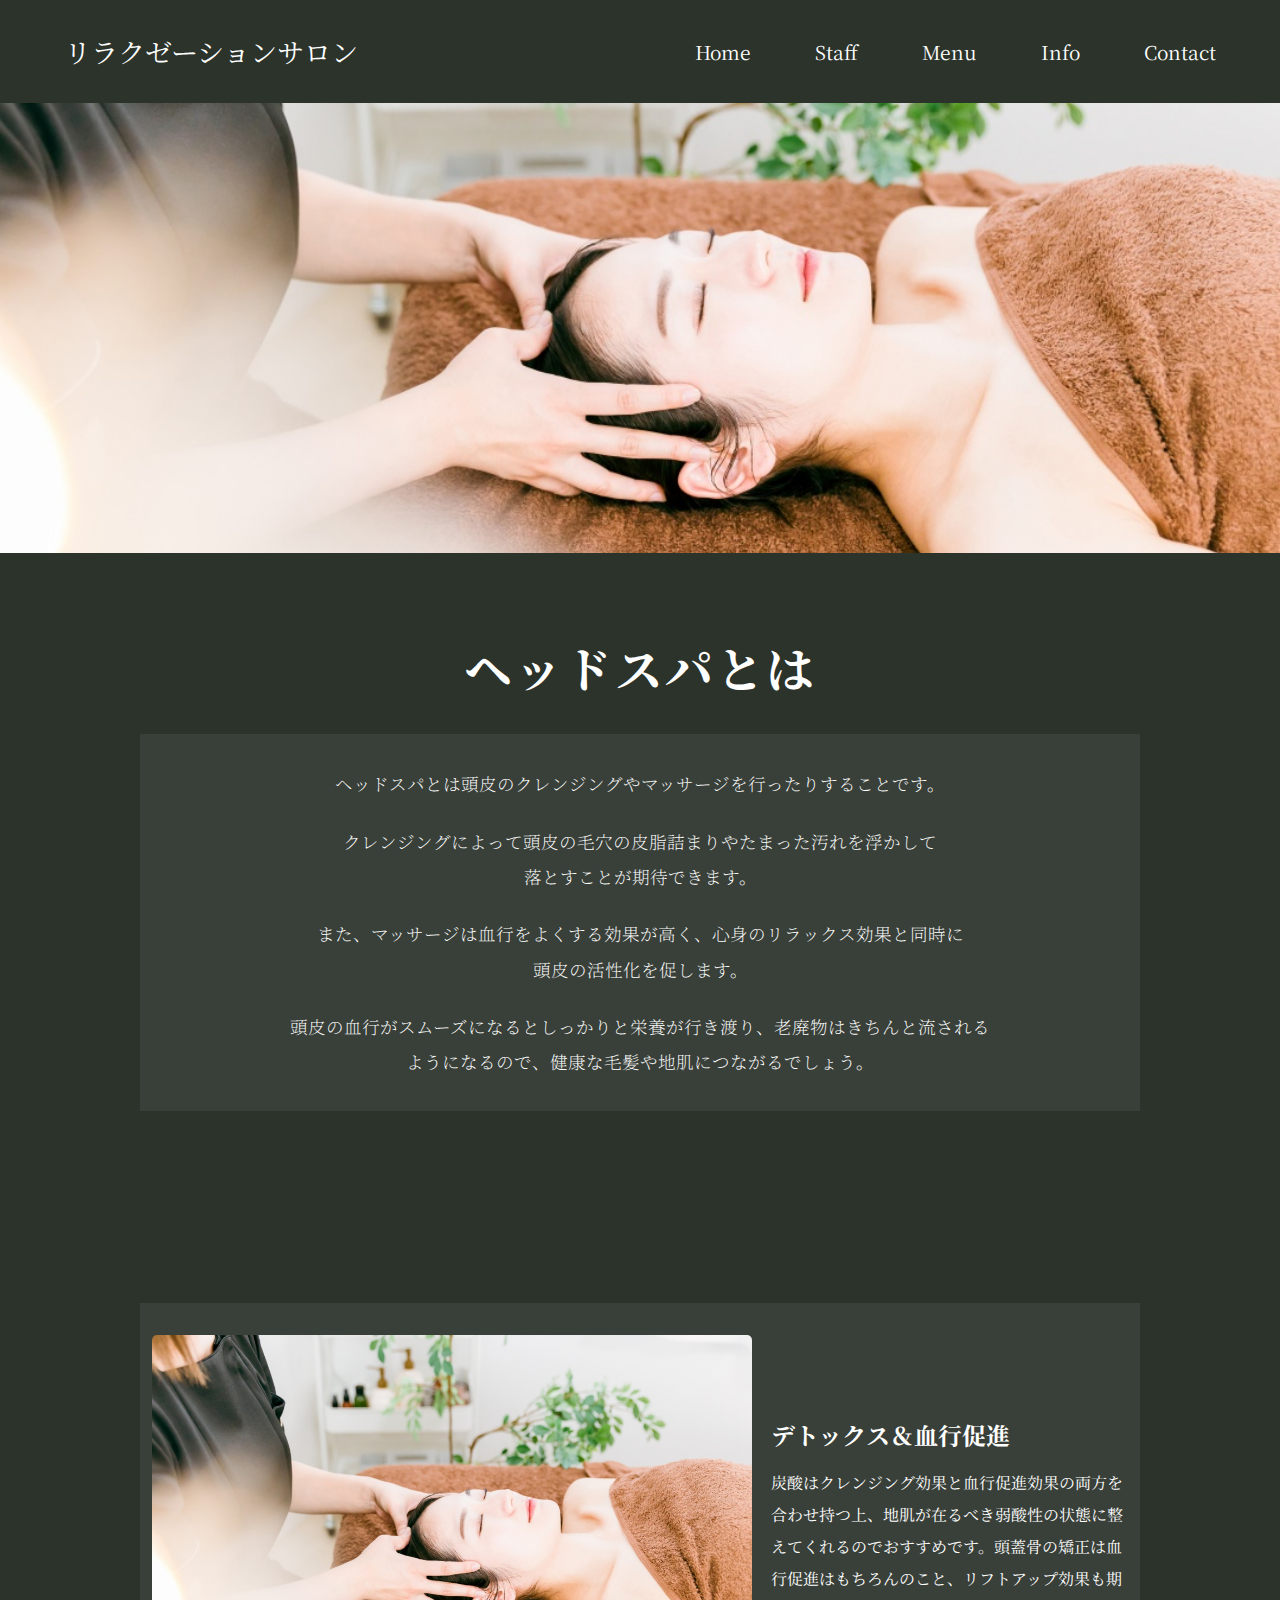
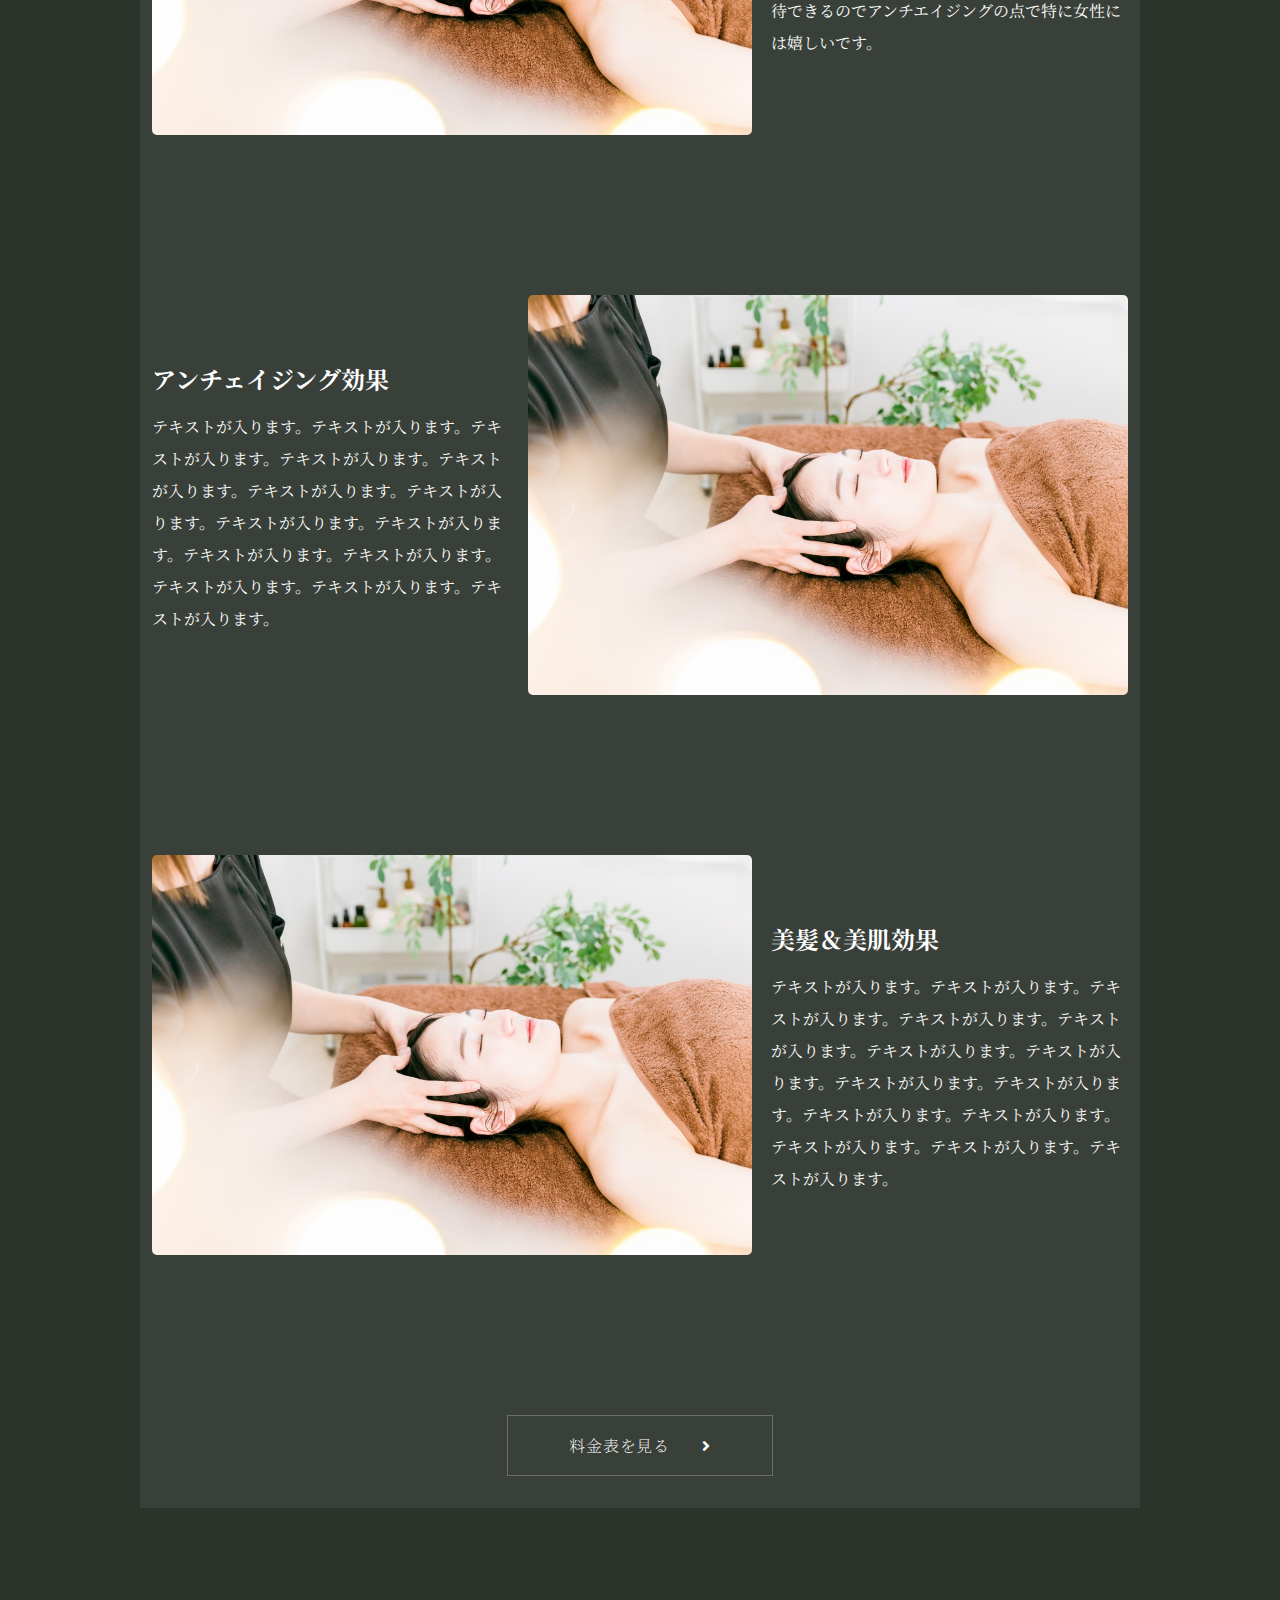
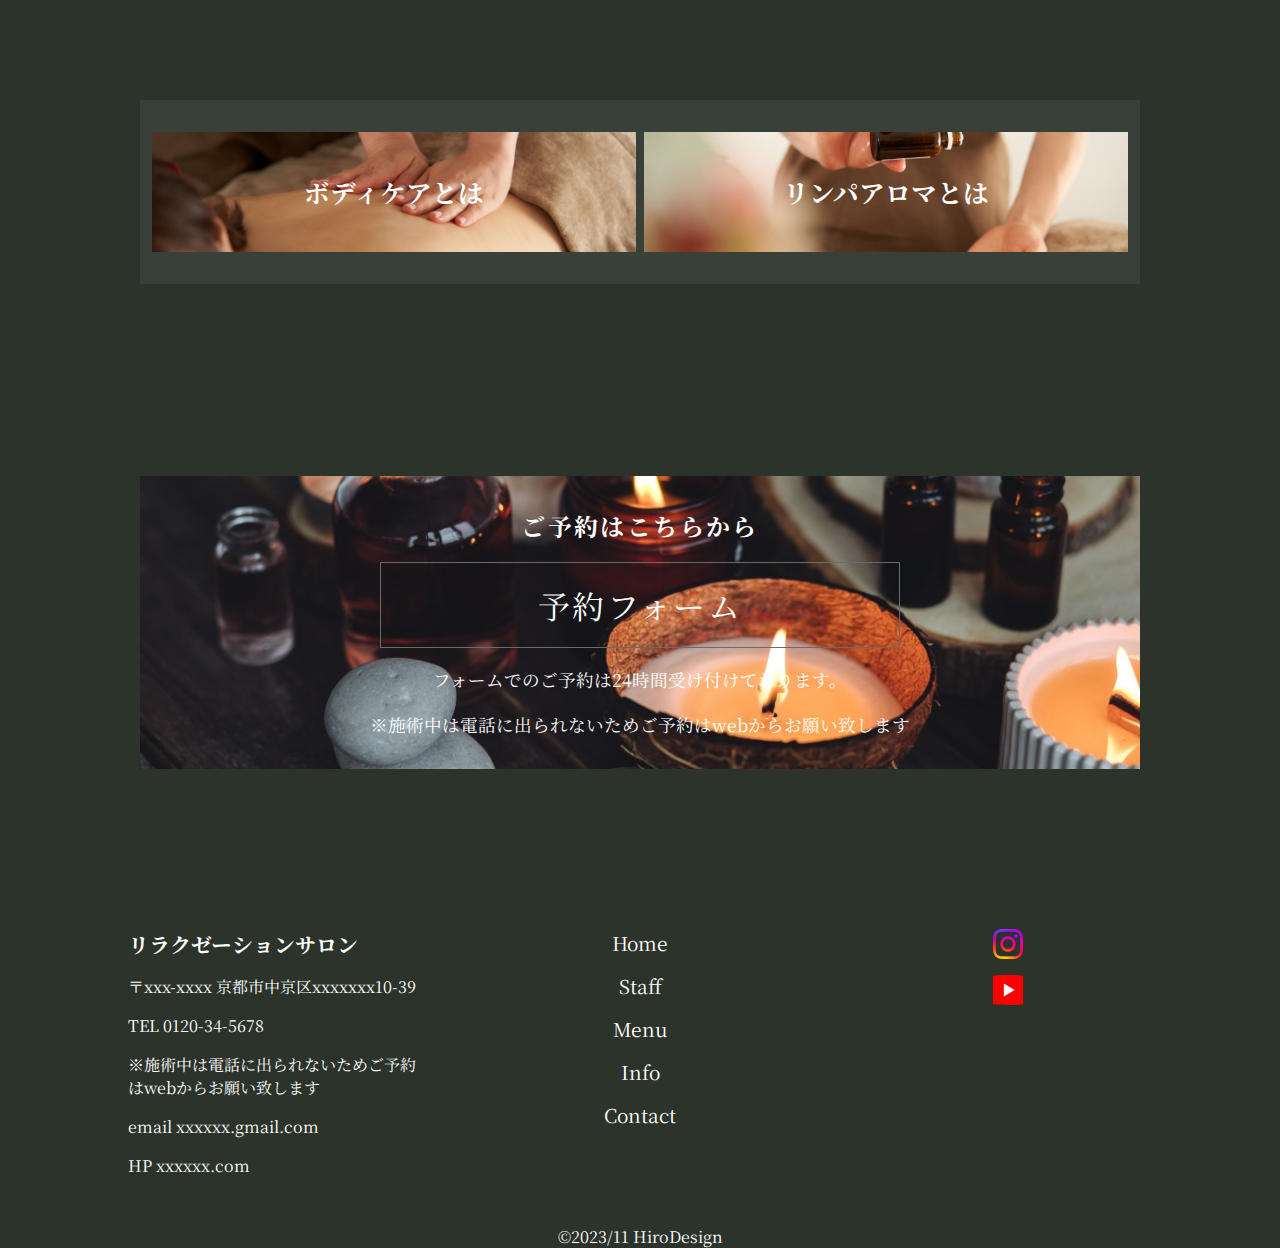
<file: head.html>
<!DOCTYPE html>
<html lang="ja">
<head>
  <meta charset="UTF-8">
  <meta name="viewport" content="width=device-width, initial-scale=1.0">
  <title>Document</title>
  <!-- swiper -->
  <link rel="stylesheet"  href="https://cdn.jsdelivr.net/npm/swiper@11/swiper-bundle.min.css"/>
   <!-- font awesome -->
   <link rel="stylesheet" href="https://cdnjs.cloudflare.com/ajax/libs/font-awesome/5.15.4/css/all.min.css">
  <link rel="stylesheet" href="style.css">
</head>
<body>

  <header class="header">
    <div class="logo">
      <a href="index.html">リラクゼーションサロン</a>
    </div>
      <nav class="navbar">
        <ul>
          <li><a href="index.html">home</a></li>
          <li><a href="staff.html">staff</a></li>
          <li><a href="menu.html">menu</a></li>
          <li><a href="info.html">info</a></li>
          <li><a href="contact.html">contact</a></li>
          <li class="sp-only"><a href="head.html">ヘッドスパとは</a></li>
          <li class="sp-only"><a href="body.html">ボディケアとは</a></li>
          <li class="sp-only"><a href="aroma.html">リンパアロマとは</a></li>
          <li class="tel pc-only"><p>TEL 0120-34-5678</p></li>
        </ul>
      </nav>
      <div class="fas fa-bars sp-only" id="menu-btn"></div>
  </header>


  <!-- visual -->
  <!-- <section> -->
    <div class="swiper page">
      <div class="swiper-wrapper page-visual">
        <div class="page-img"><img src="img/service01.jpg" alt=""></div>
      </div>
    </div>
  <!-- </section> -->
  <!-- end visual -->

  <section class="service-info">
    <h2 class="heading">ヘッドスパとは</h2>
    <div class="container">
      <p>ヘッドスパとは頭皮のクレンジングやマッサージを行ったりすることです。</p>
      <p>クレンジングによって頭皮の毛穴の皮脂詰まりやたまった汚れを浮かして<br>落とすことが期待できます。</p>
      <p>また、マッサージは血行をよくする効果が高く、心身のリラックス効果と同時に<br>頭皮の活性化を促します。</p>
      <p>頭皮の血行がスムーズになるとしっかりと栄養が行き渡り、老廃物はきちんと流される<br>ようになるので、健康な毛髪や地肌につながるでしょう。</p>
    </div>
  </section>

  <section class="service">
    <div class="container">
      <div class="service-item">
        <img src="img/service01.jpg" alt="">
        <div class="service-text">
          <h3>デトックス＆血行促進</h3>
          <p>炭酸はクレンジング効果と血行促進効果の両方を合わせ持つ上、地肌が在るべき弱酸性の状態に整えてくれるのでおすすめです。頭蓋骨の矯正は血行促進はもちろんのこと、リフトアップ効果も期待できるのでアンチエイジングの点で特に女性には嬉しいです。</p>
        </div>
      </div>
      <div class="service-item">
        <img src="img/service01.jpg" alt="">
        <div class="service-text">
          <h3>アンチェイジング効果</h3>
          <p>テキストが入ります。テキストが入ります。テキストが入ります。テキストが入ります。テキストが入ります。テキストが入ります。テキストが入ります。テキストが入ります。テキストが入ります。テキストが入ります。テキストが入ります。テキストが入ります。テキストが入ります。テキストが入ります。</p>
        </div>
      </div>
      <div class="service-item">
        <img src="img/service01.jpg" alt="">
        <div class="service-text">
          <h3>美髪＆美肌効果</h3>
          <p>テキストが入ります。テキストが入ります。テキストが入ります。テキストが入ります。テキストが入ります。テキストが入ります。テキストが入ります。テキストが入ります。テキストが入ります。テキストが入ります。テキストが入ります。テキストが入ります。テキストが入ります。テキストが入ります。</p>
        </div>
      </div>

      <a href="menu.html" class="btn">料金表を見る<i class="fas fa-angle-right"></i></a>
    </div>
  </section>

  <section class="service-links">
    <div class="container">
      <ul>
        <li class="link2"><a href="body.html">ボディケアとは</a></li>
        <li class="link3"><a href="aroma.html">リンパアロマとは</a></li>
      </ul>
    </div>
  </section>

  <!-- contact -->
  <section class="contact">
    <!-- <h2 class="heading">contact</h2> -->
    <div class="container">
      <div class="contact-box">
        <h3>ご予約はこちらから</h3>
        <a href="contact.html" class="contact-btn">予約フォーム</a>
        <p>フォームでのご予約は24時間受け付けております。</p>
        <p>※施術中は電話に出られないためご予約はwebからお願い致します</p>
      </div>
    </div>
  </section>
  <!-- end contact -->

  <!-- footer -->
  <footer class="footer">
    <div class="footer-wrapper">
      <div class="address">
        <ul>
          <li><h4>リラクゼーションサロン</h4></li>
          <li>〒xxx-xxxx 京都市中京区xxxxxxx10-39</li>
          <li>TEL 0120-34-5678</li>
          <li>※施術中は電話に出られないためご予約はwebからお願い致します</li>
          <li>email xxxxxx.gmail.com</li>
          <li>HP xxxxxx.com</li>
        </ul>
      </div>
      <div class="footer-links">
        <ul>
          <li><a href="index.html">home</a></li>
          <li><a href="staff.html">staff</a></li>
          <li><a href="menu.html">menu</a></li>
          <li><a href="info.html">info</a></li>
          <li><a href="contact.html">contact</a></li>
        </ul>
      </div>
      <div class="footer-links sns-link">
        <ul>
          <li><a href="#"><img src="img/sns03.SVG" alt=""></a></li>
          <li><a href="#"><img src="img/sns05.SVG" alt=""></a></li>
        </ul>
      </div>
    </div>
   
    <div class="copy">
      <p>&copy;2023/11 <span>HiroDesign</span></p>
    </div>
  </footer>
  <!-- end footer -->
 
  <script src="https://cdn.jsdelivr.net/npm/swiper@11/swiper-bundle.min.js"></script>

  <script src="script.js" defer></script>
  
</body>
</html>
</file>
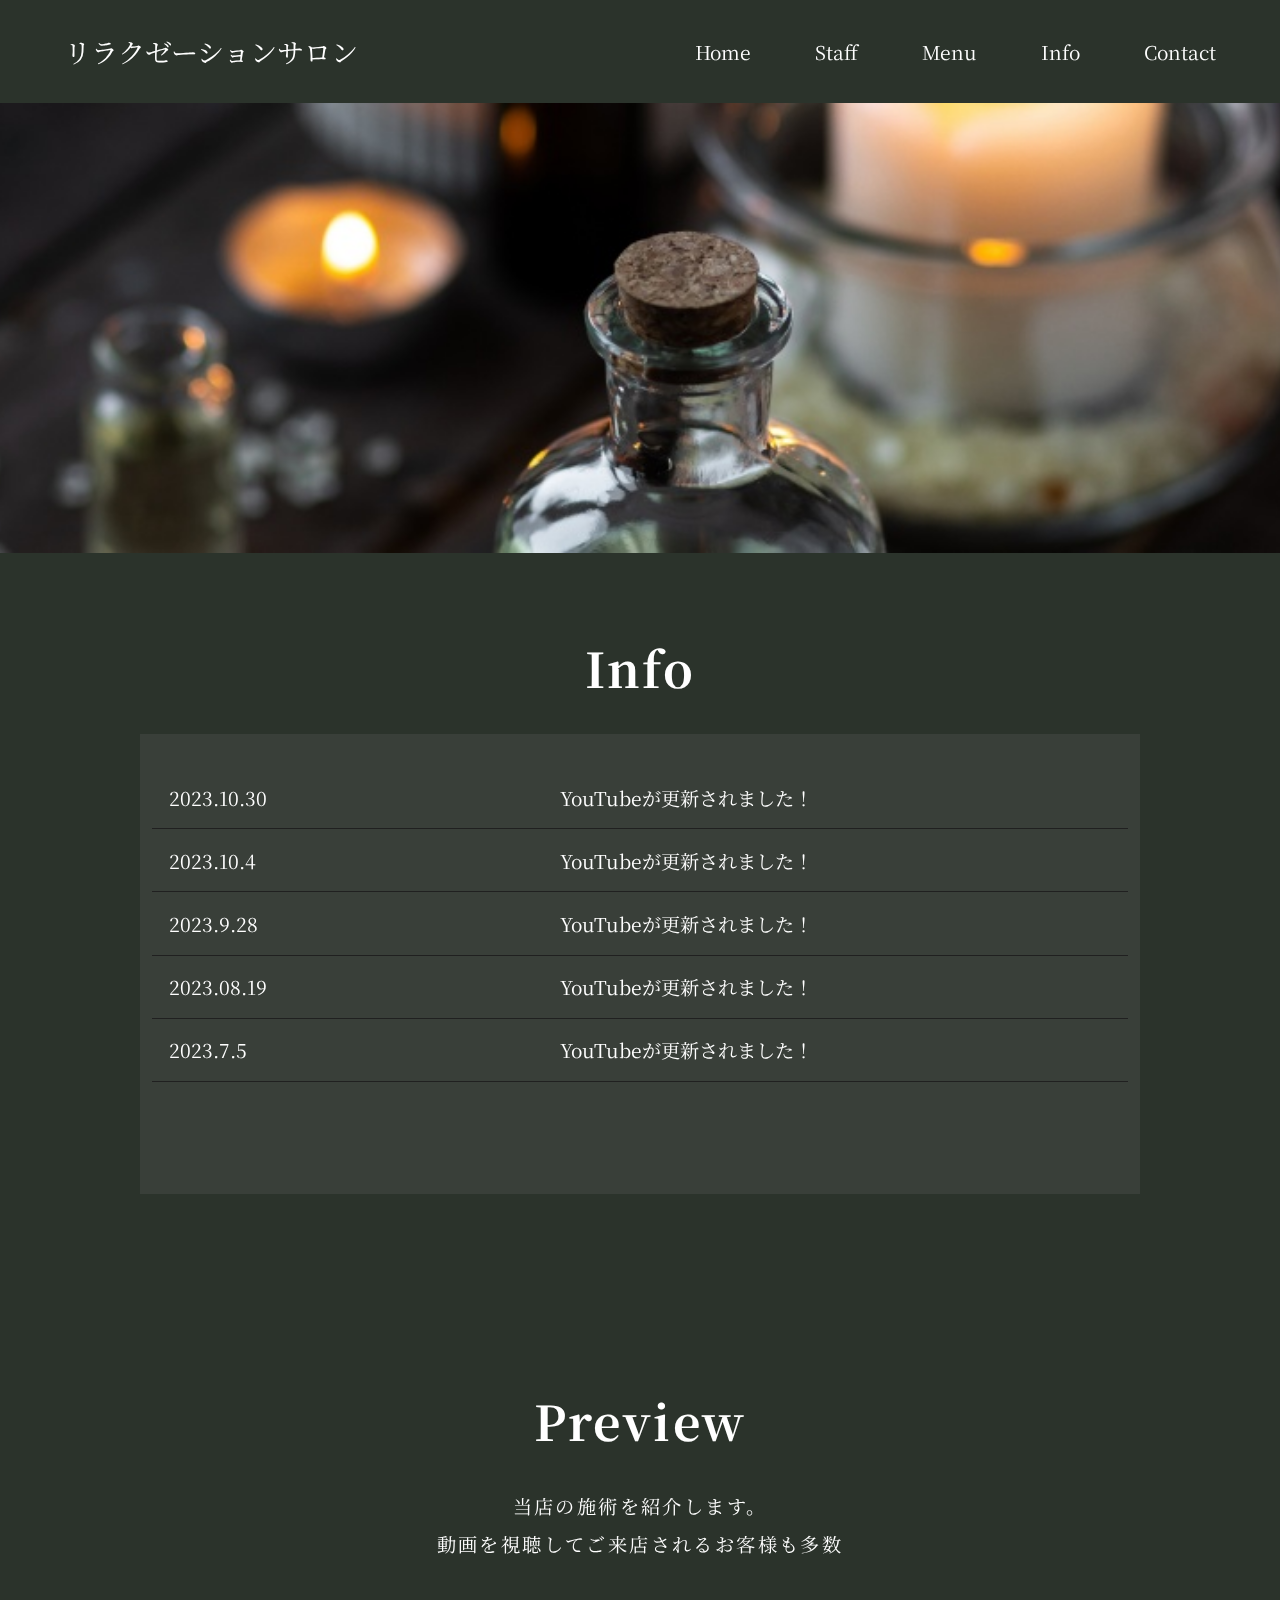
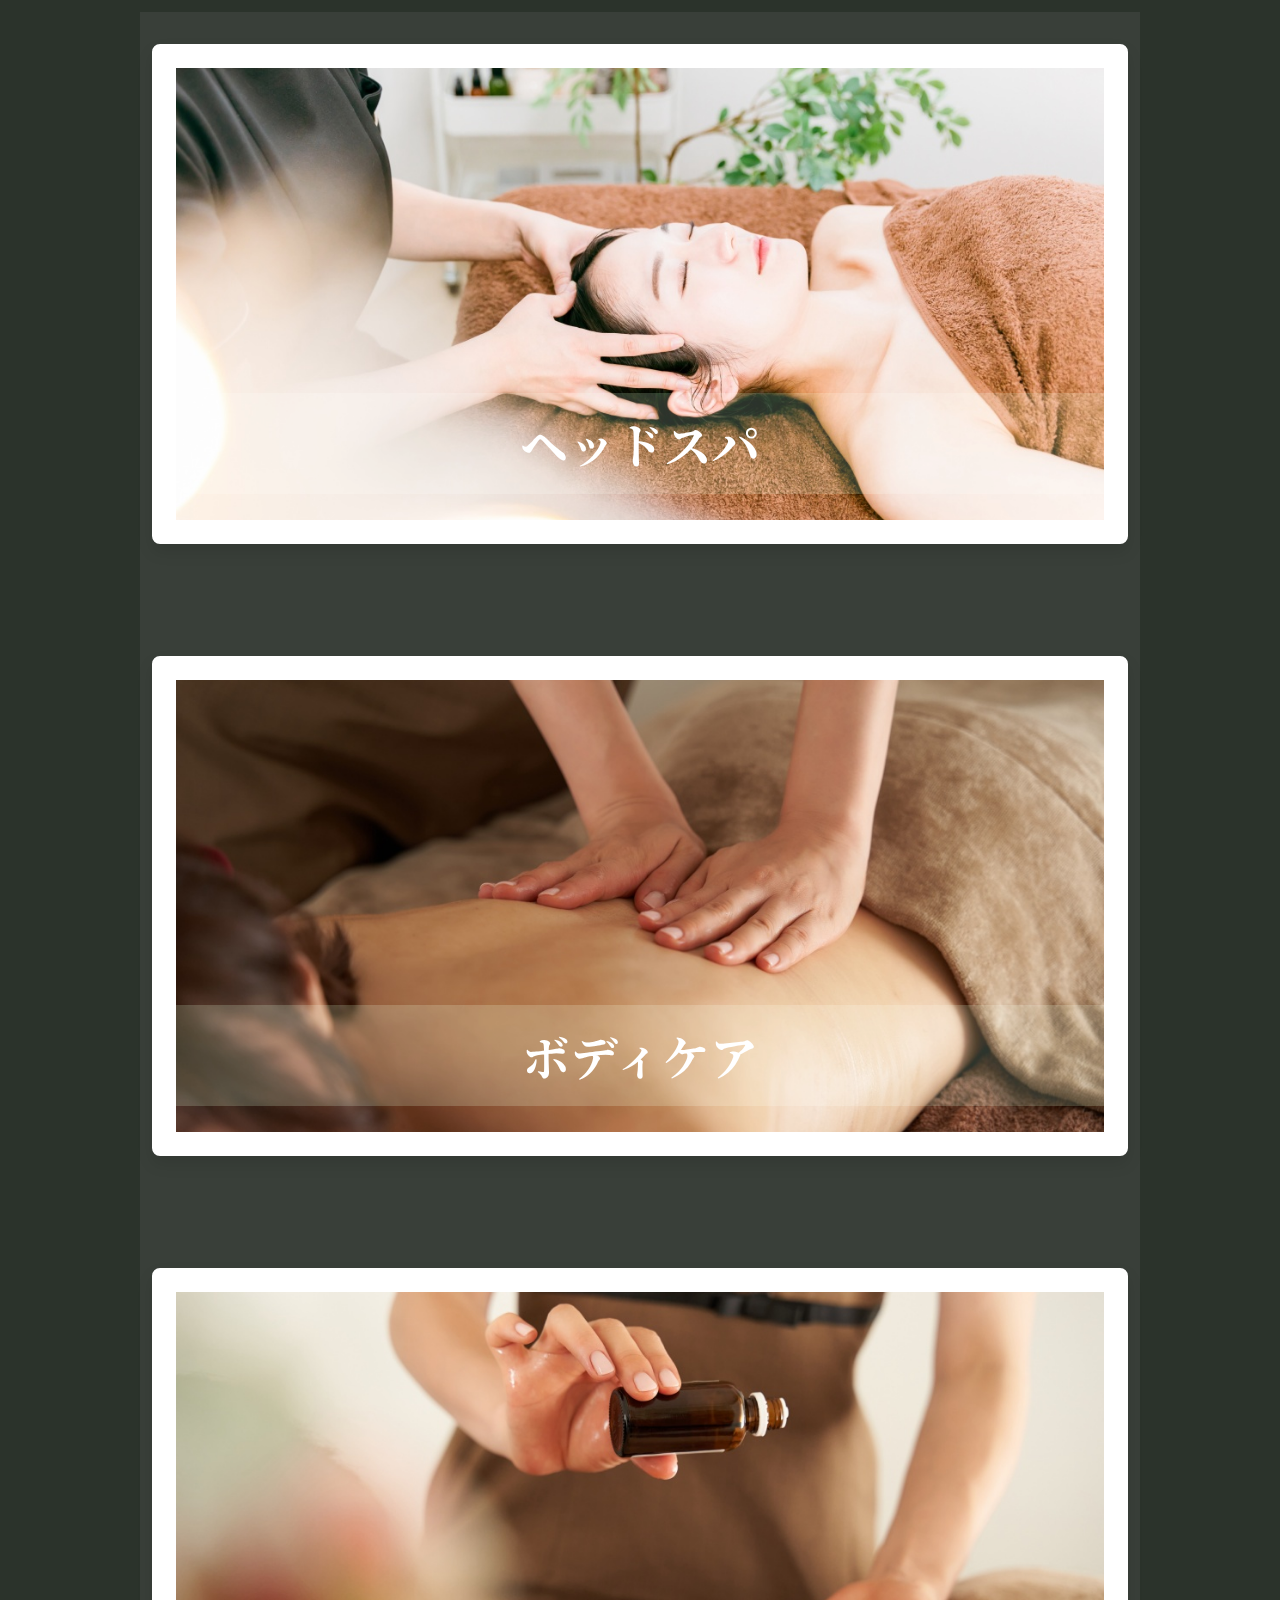
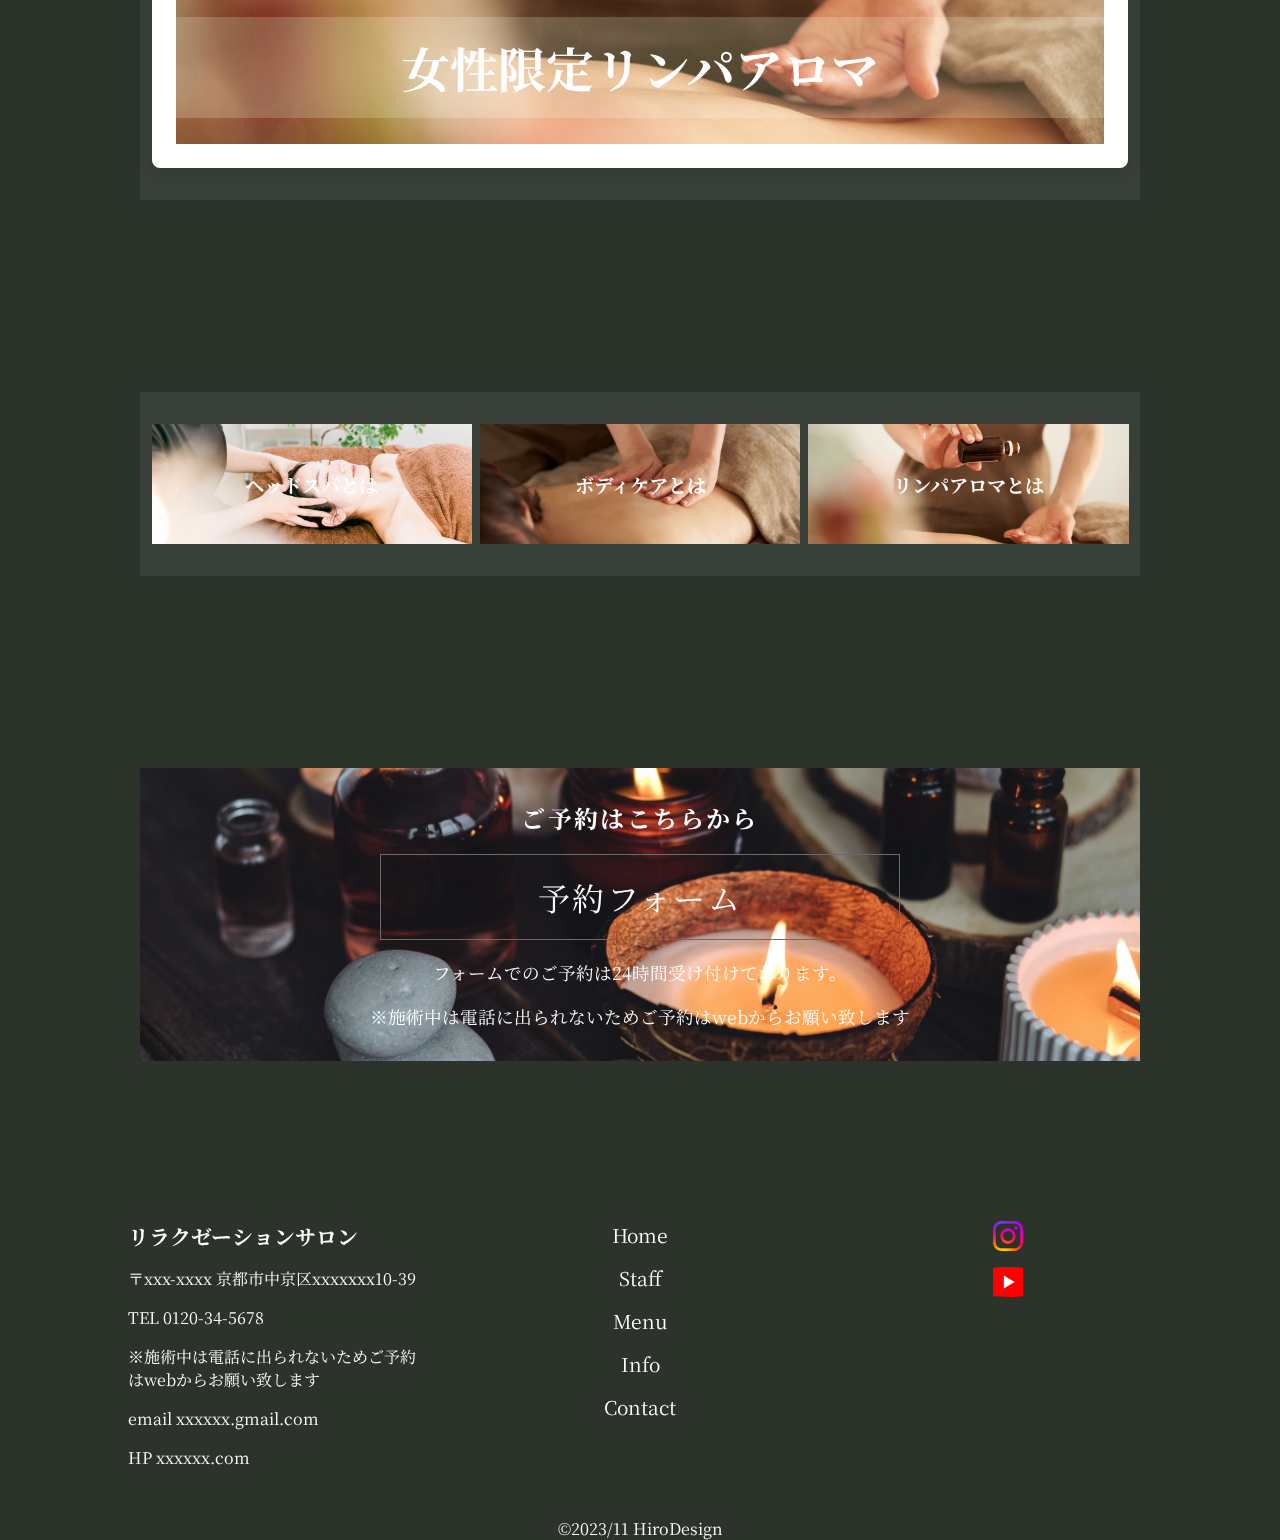
<file: info.html>
<!DOCTYPE html>
<html lang="ja">
<head>
  <meta charset="UTF-8">
  <meta name="viewport" content="width=device-width, initial-scale=1.0">
  <title>Document</title>
  <!-- swiper -->
  <link rel="stylesheet"  href="https://cdn.jsdelivr.net/npm/swiper@11/swiper-bundle.min.css"/>
   <!-- font awesome -->
   <link rel="stylesheet" href="https://cdnjs.cloudflare.com/ajax/libs/font-awesome/5.15.4/css/all.min.css">
  <link rel="stylesheet" href="style.css">
</head>
<body>

  <header class="header">
    <div class="logo">
      <a href="index.html">リラクゼーションサロン</a>
    </div>
      <nav class="navbar">
        <ul>
          <li><a href="index.html">home</a></li>
          <li><a href="staff.html">staff</a></li>
          <li><a href="menu.html">menu</a></li>
          <li><a href="info.html">info</a></li>
          <li><a href="contact.html">contact</a></li>
          <li class="sp-only"><a href="head.html">ヘッドスパとは</a></li>
          <li class="sp-only"><a href="head.html">ボディケアとは</a></li>
          <li class="sp-only"><a href="head.html">リンパアロマとは</a></li>
          <li class="tel pc-only"><p>TEL 0120-34-5678</p></li>
        </ul>
      </nav>
      <div class="fas fa-bars sp-only" id="menu-btn"></div>
  </header>


  <!-- visual -->
  <!-- <section> -->
    <div class="swiper page">
      <div class="swiper-wrapper page-visual">
        <div class="page-img"><img src="img/info01.jpg" alt=""></div>
      </div>
    </div>
  <!-- </section> -->
  <!-- end visual -->

  <!-- info -->
  <section class="info">
    <h2 class="heading">info</h2>
    <div class="container">
      <dl>
        <dt>2023.10.30</dt>
        <dd>YouTubeが更新されました！</dd>
        <dt>2023.10.4</dt>
        <dd>YouTubeが更新されました！</dd>
        <dt>2023.9.28</dt>
        <dd>YouTubeが更新されました！</dd>
        <dt>2023.08.19</dt>
        <dd>YouTubeが更新されました！</dd>
        <dt>2023.7.5</dt>
        <dd>YouTubeが更新されました！</dd>
      </dl>
    </div>
  </section>
  <!-- end info -->

  <!-- video -->
  <section class="info">
    <h2 class="heading">preview</h2>
    <div class="video-info">
      <p>当店の施術を紹介します。</p>
      <p>動画を視聴してご来店されるお客様も多数</p>
    </div>
    <div class="container">
      <div class="video-container">
        <!-- <video src="img/move/video03.mov" loop autoplay muted></video>  -->
        <img src="img/service01.jpg" alt="">
        <h3>ヘッドスパ</h3>
      </div>
      <div class="video-container">
        <!-- <video src="img/move/video01.mov" loop autoplay muted></video> -->
        <img src="img/visual03.jpg" alt="">
        <h3>ボディケア</h3>
      </div>
      <div class="video-container">
        <!-- <video src="img/move/video02.mov" loop autoplay muted></video> -->
        <img src="img/visual02.jpg" alt="">
        <h3>女性限定リンパアロマ</h3>
      </div>
    </div>
  </section>
  <!-- end video -->

  <!-- menu-item -->
  <section class="contact-links service-links">
    <div class="container">
      <ul>
        <li class="link1"><a href="head.html">ヘッドスパとは</a></li>
        <li class="link2"><a href="body.html">ボディケアとは</a></li>
        <li class="link3"><a href="aroma.html">リンパアロマとは</a></li>
      </ul>
    </div>
  </section>
  <!-- end menu-item -->

   <!-- contact -->
   <section class="contact">
    <!-- <h2 class="heading">contact</h2> -->
    <div class="container">
      <div class="contact-box">
        <h3>ご予約はこちらから</h3>
        <a href="contact.html" class="contact-btn">予約フォーム</a>
        <p>フォームでのご予約は<br class="sp-only">24時間受け付けております。</p>
        <p>※施術中は電話に出られないため<br class="sp-only">ご予約はwebからお願い致します</p>
      </div>
    </div>
  </section>
  <!-- end contact -->
 

  <!-- footer -->
  <footer class="footer">
    <div class="footer-wrapper">
      <div class="address">
        <ul>
          <li><h4>リラクゼーションサロン</h4></li>
          <li>〒xxx-xxxx 京都市中京区xxxxxxx10-39</li>
          <li>TEL 0120-34-5678</li>
          <li>※施術中は電話に出られないためご予約はwebからお願い致します</li>
          <li>email xxxxxx.gmail.com</li>
          <li>HP xxxxxx.com</li>
        </ul>
      </div>
      <div class="footer-links">
        <ul>
          <li><a href="index.html">home</a></li>
          <li><a href="staff.html">staff</a></li>
          <li><a href="menu.html">menu</a></li>
          <li><a href="info.html">info</a></li>
          <li><a href="contact.html">contact</a></li>
        </ul>
      </div>
      <div class="footer-links sns-link">
        <ul>
          <li><a href="#"><img src="img/sns03.SVG" alt=""></a></li>
          <li><a href="#"><img src="img/sns05.SVG" alt=""></a></li>
        </ul>
      </div>
    </div>
   
    <div class="copy">
      <p>&copy;2023/11 <span>HiroDesign</span></p>
    </div>
  </footer>
  <!-- end footer -->
 
  <script src="https://cdn.jsdelivr.net/npm/swiper@11/swiper-bundle.min.js"></script>

  <script src="script.js" defer></script>
  
</body>
</html>
</file>
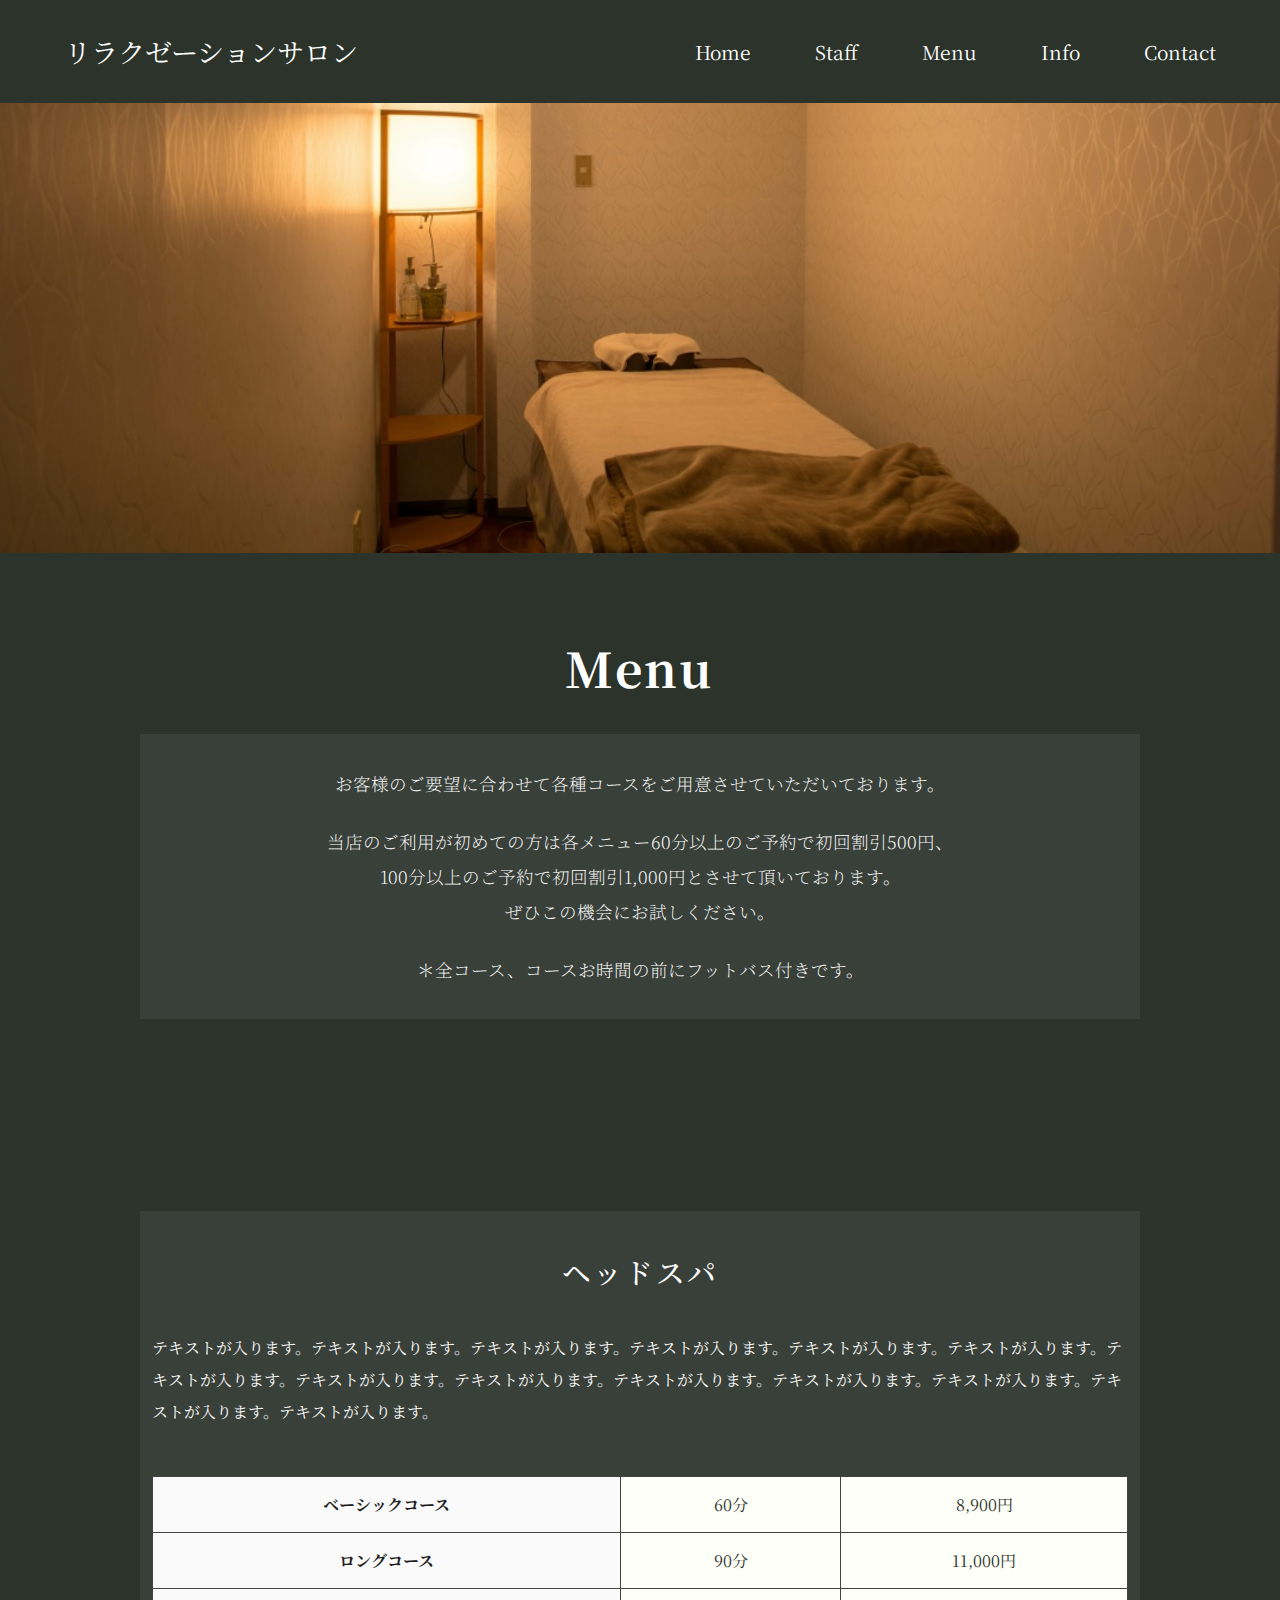
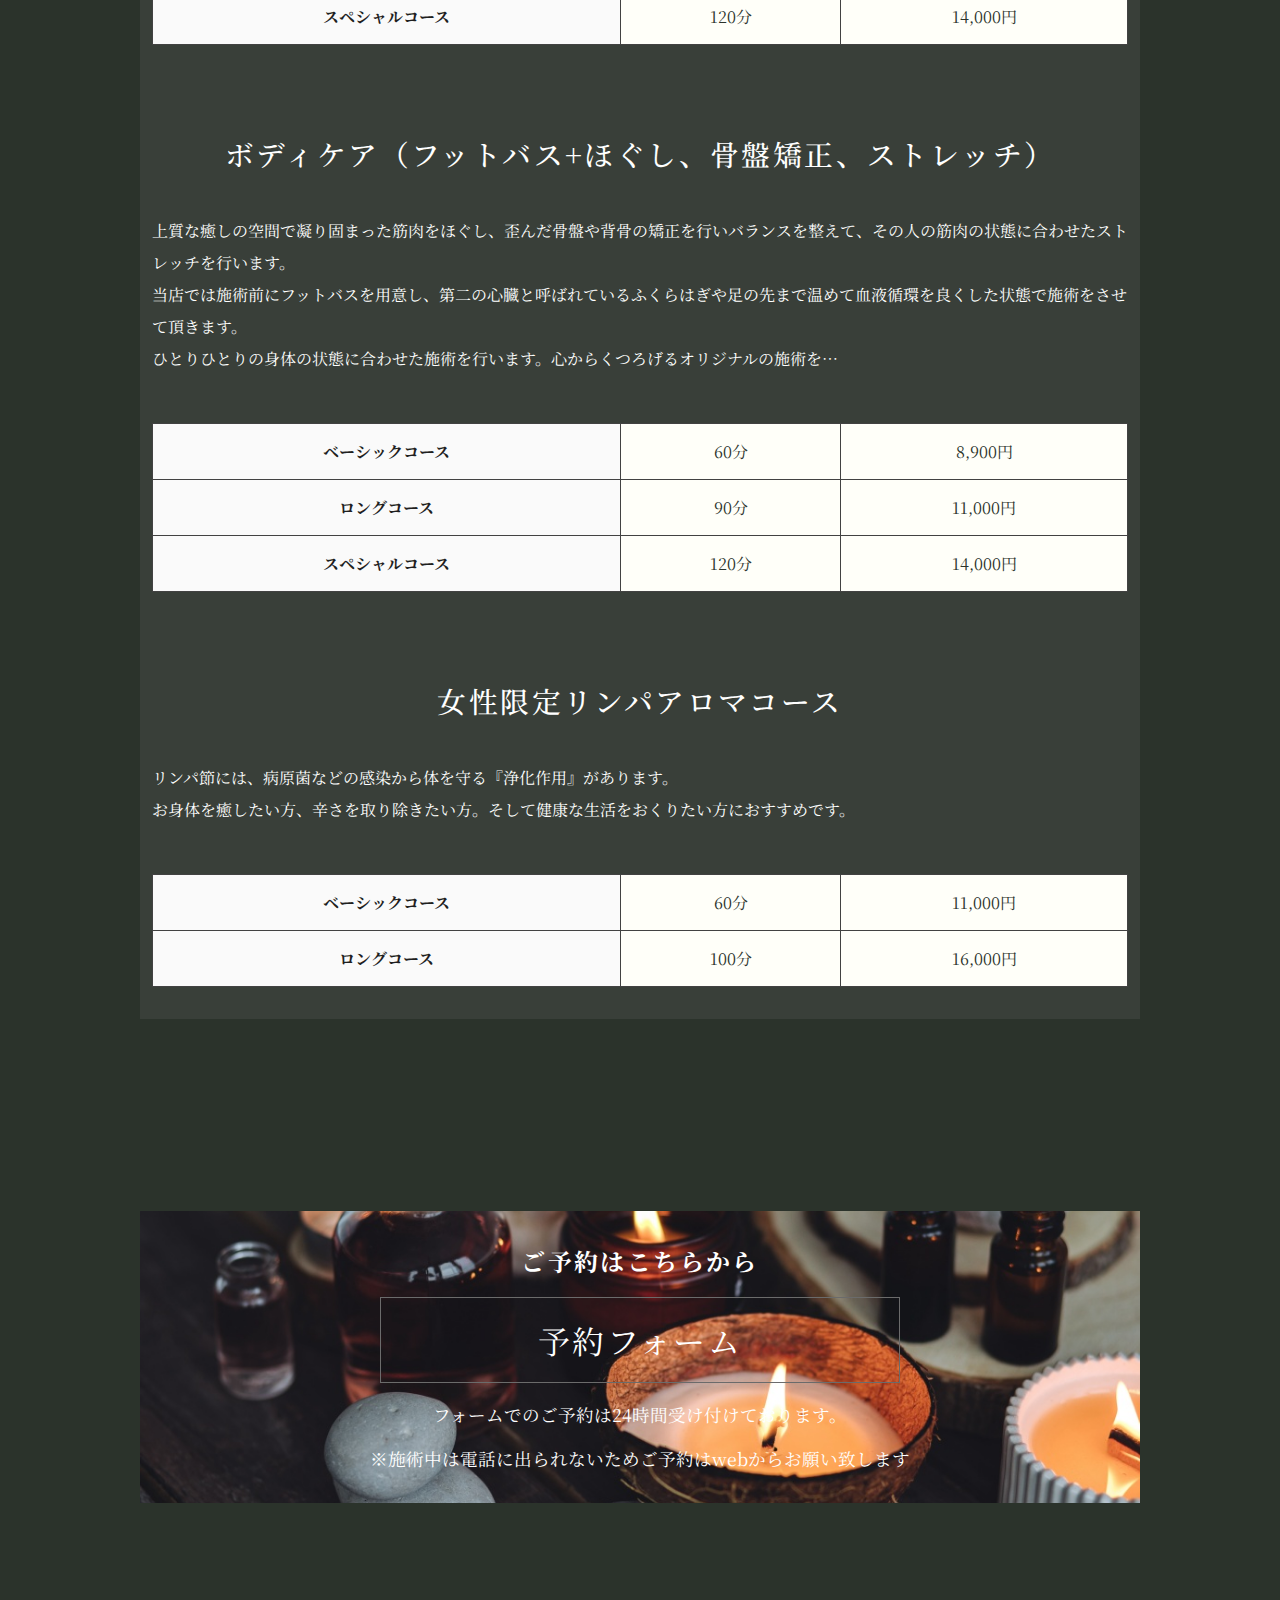
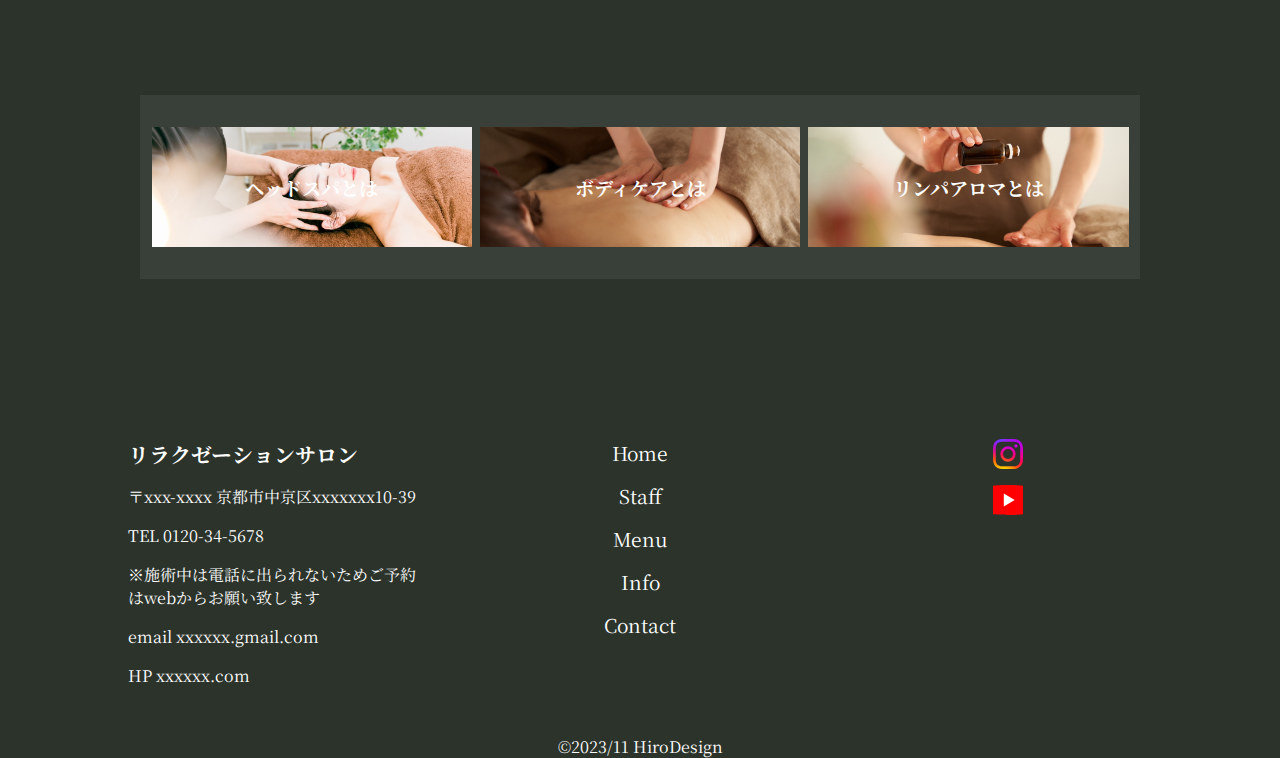
<file: menu.html>
<!DOCTYPE html>
<html lang="ja">
<head>
  <meta charset="UTF-8">
  <meta name="viewport" content="width=device-width, initial-scale=1.0">
  <title>Document</title>
  <!-- swiper -->
  <link rel="stylesheet"  href="https://cdn.jsdelivr.net/npm/swiper@11/swiper-bundle.min.css"/>
   <!-- font awesome -->
   <link rel="stylesheet" href="https://cdnjs.cloudflare.com/ajax/libs/font-awesome/5.15.4/css/all.min.css">
  <link rel="stylesheet" href="style.css">
</head>
<body>

  <header class="header">
    <div class="logo">
      <a href="index.html">リラクゼーションサロン</a>
    </div>
      <nav class="navbar">
        <ul>
          <li><a href="index.html">home</a></li>
          <li><a href="staff.html">staff</a></li>
          <li><a href="menu.html">menu</a></li>
          <li><a href="info.html">info</a></li>
          <li><a href="contact.html">contact</a></li>
          <li class="sp-only"><a href="head.html">ヘッドスパとは</a></li>
          <li class="sp-only"><a href="head.html">ボディケアとは</a></li>
          <li class="sp-only"><a href="head.html">リンパアロマとは</a></li>
          <li class="tel pc-only"><p>TEL 0120-34-5678</p></li>
        </ul>
      </nav>
      <div class="fas fa-bars sp-only" id="menu-btn"></div>
  </header>


  <!-- visual -->
  <!-- <section> -->
    <div class="swiper page">
      <div class="swiper-wrapper page-visual">
        <div class="page-img"><img src="img/menu01.jpg" alt=""></div>
      </div>
    </div>
  <!-- </section> -->
  <!-- end visual -->

 <!-- service-info -->
 <section class="service-info">
  <h2 class="heading">menu</h2>
  <div class="container">
    <p>お客様のご要望に合わせて各種コースをご用意させていただいております。</p>
    <p>当店のご利用が初めての方は各メニュー60分以上のご予約で初回割引500円、<br>100分以上のご予約で初回割引1,000円とさせて頂いております。<br>ぜひこの機会にお試しください。</p>
    <p>＊全コース、コースお時間の前にフットバス付きです。</p>
  </div>
</section>
 <!-- end service-info -->

  <!-- menu -->
  <section class="menu">
    <!-- <h2 class="heading"> 料金表</h2> -->
    <div class="container">
      <div>
        <h2 class="heading">ヘッドスパ</h2>
        <div class="menu-list">
          <p class="menu-text">テキストが入ります。テキストが入ります。テキストが入ります。テキストが入ります。テキストが入ります。テキストが入ります。テキストが入ります。テキストが入ります。テキストが入ります。テキストが入ります。テキストが入ります。テキストが入ります。テキストが入ります。テキストが入ります。</p>
        </div>
  
        <table class="price-list">
          <tbody>
            <tr>
              <th>ベーシックコース</th>
              <td>60分</td>
              <td>8,900円</td>
            </tr>
            <tr>
              <th>ロングコース</th>
              <td>90分</td>
              <td>11,000円</td>
            </tr>
            <tr>
              <th>スペシャルコース</th>
              <td>120分</td>
              <td>14,000円</td>
            </tr>
          </tbody>
        </table>
      </div>

      <div>
        <h2 class="heading">ボディケア（フットバス+ほぐし、骨盤矯正、ストレッチ）</h2>
        <div class="menu-list">
          <p class="menu-text">上質な癒しの空間で凝り固まった筋肉をほぐし、歪んだ骨盤や背骨の矯正を行いバランスを整えて、その人の筋肉の状態に合わせたストレッチを行います。</p>
          <p class="menu-text"> 当店では施術前にフットバスを用意し、第二の心臓と呼ばれているふくらはぎや足の先まで温めて血液循環を良くした状態で施術をさせて頂きます。</p>
          <p class="menu-text">ひとりひとりの身体の状態に合わせた施術を行います。心からくつろげるオリジナルの施術を…</p>
        </div>
  
        <table class="price-list">
          <tbody>
            <tr>
              <th>ベーシックコース</th>
              <td>60分</td>
              <td>8,900円</td>
            </tr>
            <tr>
              <th>ロングコース</th>
              <td>90分</td>
              <td>11,000円</td>
            </tr>
            <tr>
              <th>スペシャルコース</th>
              <td>120分</td>
              <td>14,000円</td>
            </tr>
          </tbody>
        </table>
      </div>

      <div>
        <h2 class="heading">女性限定リンパアロマコース</h2>
      <div class="menu-list">
        <p class="menu-text">リンパ節には、病原菌などの感染から体を守る『浄化作用』があります。</p>
        <p class="menu-text">お身体を癒したい方、辛さを取り除きたい方。そして健康な生活をおくりたい方におすすめです。</p>
      </div>

      <table class="price-list">
        <tbody>
          <tr>
            <th>ベーシックコース</th>
            <td>60分</td>
            <td>11,000円</td>
          </tr>
          <tr>
            <th>ロングコース</th>
            <td>100分</td>
            <td>16,000円</td>
          </tr>
        </tbody>
      </table>
      </div>
     
    </div>
  </section>
  <!-- end menu -->

  <section class="contact">
    <!-- <h2 class="heading">contact</h2> -->
    <div class="container">
      <div class="contact-box">
        <h3>ご予約はこちらから</h3>
        <a href="contact.html" class="contact-btn">予約フォーム</a>
        <p>フォームでのご予約は24時間受け付けております。</p>
        <p>※施術中は電話に出られないためご予約はwebからお願い致します</p>
      </div>
    </div>
  </section>
  <!-- end contact -->

   <!-- menu-item -->
   <section class="contact-links service-links">
    <div class="container">
      <ul>
        <li class="link1"><a href="head.html">ヘッドスパとは</a></li>
        <li class="link2"><a href="body.html">ボディケアとは</a></li>
        <li class="link3"><a href="aroma.html">リンパアロマとは</a></li>
      </ul>
    </div>
  </section>
  <!-- end menu-item -->

  <!-- footer -->
  <footer class="footer">
    <div class="footer-wrapper">
      <div class="address">
        <ul>
          <li><h4>リラクゼーションサロン</h4></li>
          <li>〒xxx-xxxx 京都市中京区xxxxxxx10-39</li>
          <li>TEL 0120-34-5678</li>
          <li>※施術中は電話に出られないためご予約はwebからお願い致します</li>
          <li>email xxxxxx.gmail.com</li>
          <li>HP xxxxxx.com</li>
        </ul>
      </div>
      <div class="footer-links">
        <ul>
          <li><a href="index.html">home</a></li>
          <li><a href="staff.html">staff</a></li>
          <li><a href="menu.html">menu</a></li>
          <li><a href="info.html">info</a></li>
          <li><a href="contact.html">contact</a></li>
        </ul>
      </div>
      <div class="footer-links sns-link">
        <ul>
          <li><a href="#"><img src="img/sns03.SVG" alt=""></a></li>
          <li><a href="#"><img src="img/sns05.SVG" alt=""></a></li>
        </ul>
      </div>
    </div>
   
    <div class="copy">
      <p>&copy;2023/11 <span>HiroDesign</span></p>
    </div>
  </footer>
  <!-- end footer -->
 
  <script src="https://cdn.jsdelivr.net/npm/swiper@11/swiper-bundle.min.js"></script>

  <script src="script.js" defer></script>
  
</body>
</html>
</file>
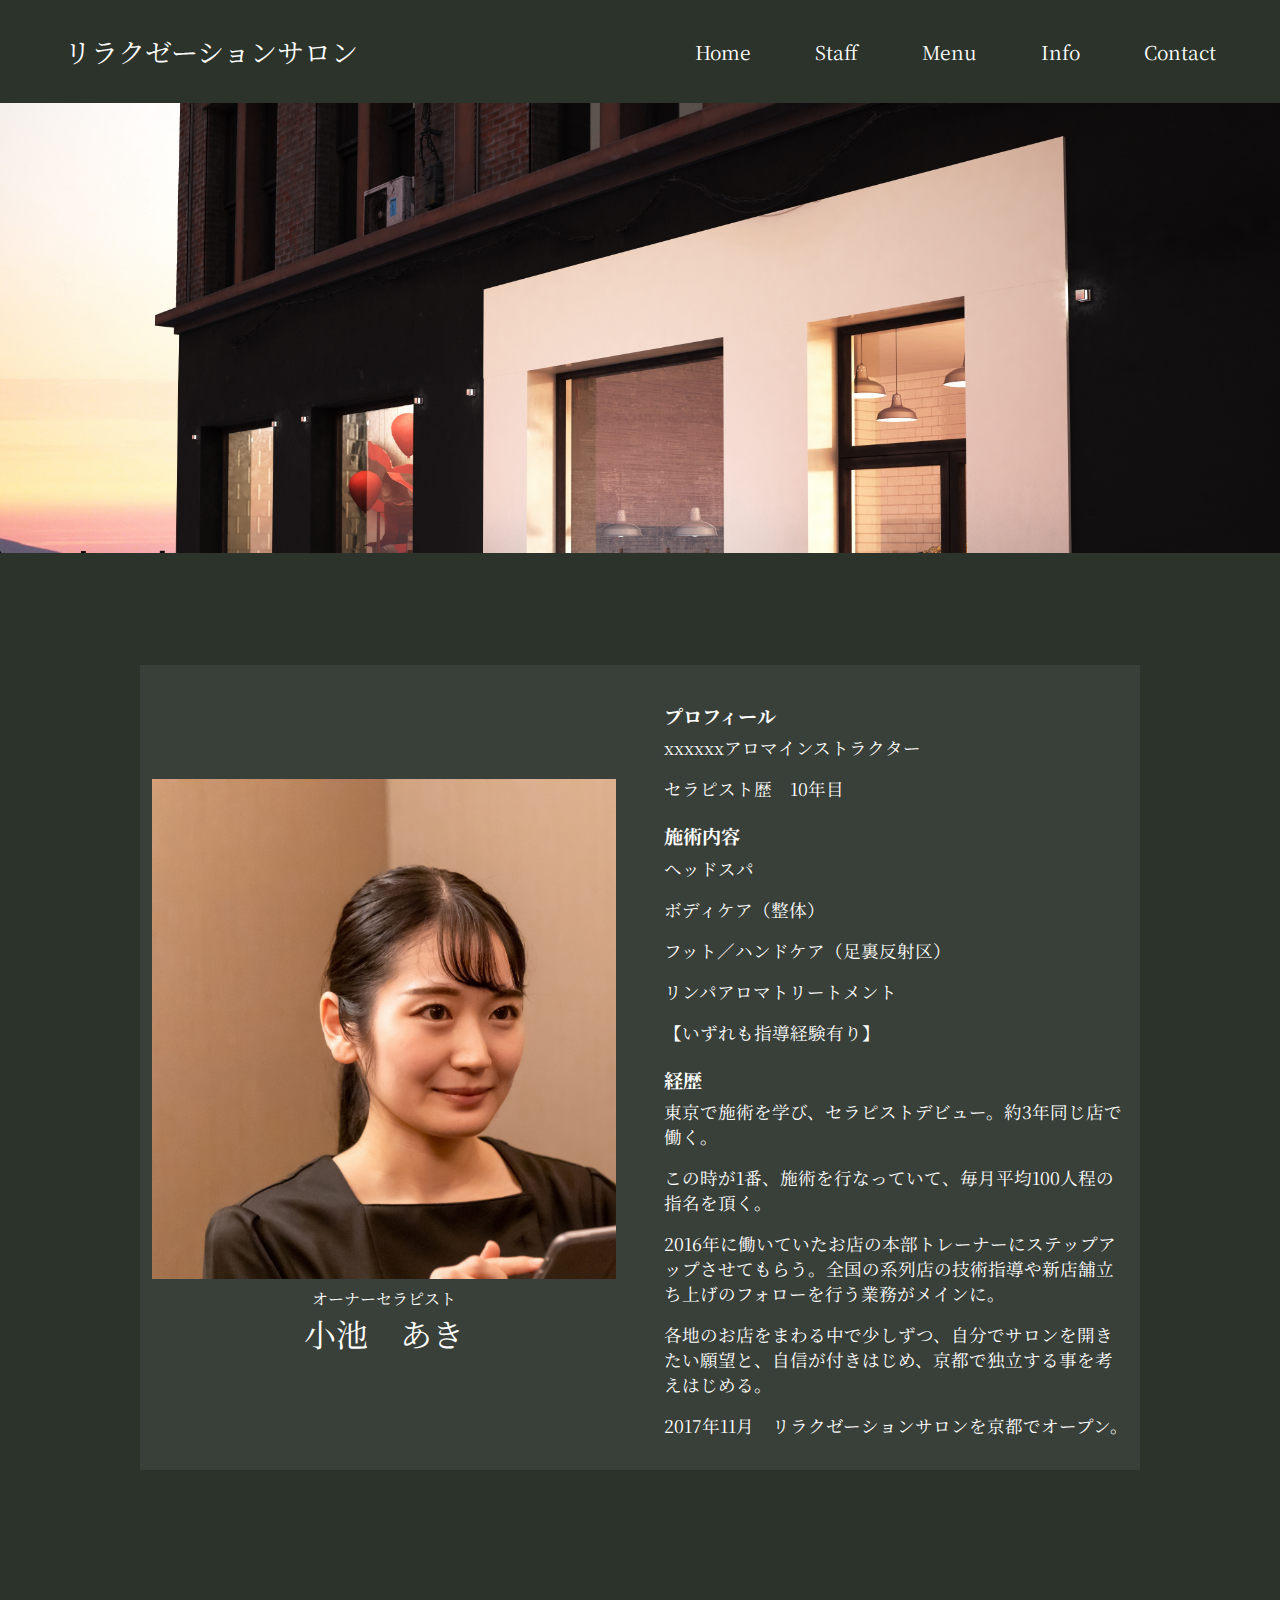
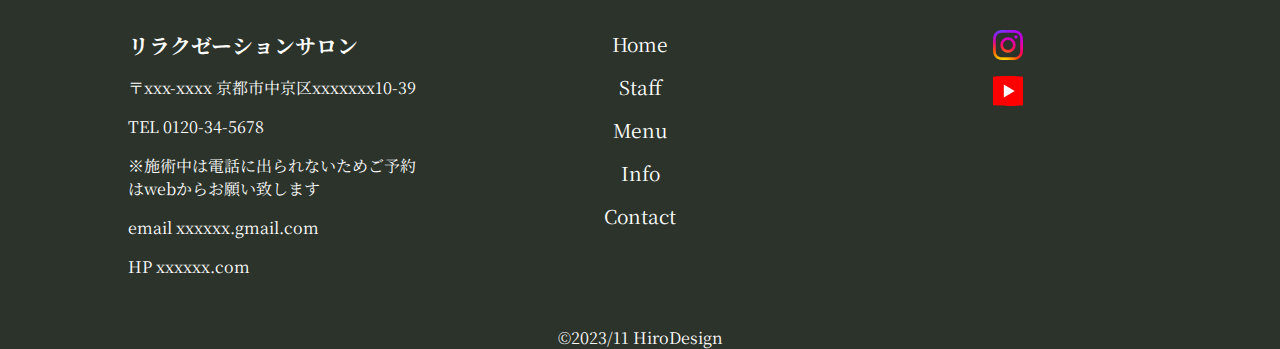
<file: staff.html>
<!DOCTYPE html>
<html lang="ja">
<head>
  <meta charset="UTF-8">
  <meta name="viewport" content="width=device-width, initial-scale=1.0">
  <title>Document</title>
  <!-- swiper -->
  <link rel="stylesheet"  href="https://cdn.jsdelivr.net/npm/swiper@11/swiper-bundle.min.css"/>
   <!-- font awesome -->
   <link rel="stylesheet" href="https://cdnjs.cloudflare.com/ajax/libs/font-awesome/5.15.4/css/all.min.css">
  <link rel="stylesheet" href="style.css">
</head>
<body>

  <header class="header">
    <div class="logo">
      <a href="index.html">リラクゼーションサロン</a>
    </div>
      <nav class="navbar">
        <ul>
          <li><a href="index.html">home</a></li>
          <li><a href="staff.html">staff</a></li>
          <li><a href="menu.html">menu</a></li>
          <li><a href="info.html">info</a></li>
          <li><a href="contact.html">contact</a></li>
          <li class="sp-only"><a href="head.html">ヘッドスパとは</a></li>
          <li class="sp-only"><a href="body.html">ボディケアとは</a></li>
          <li class="sp-only"><a href="aroma.html">リンパアロマとは</a></li>
          <li class="tel pc-only"><p>TEL 0120-34-5678</p></li>
        </ul>
      </nav>
      <div class="fas fa-bars sp-only" id="menu-btn"></div>
  </header>


  <!-- visual -->
  <!-- <section> -->
    <div class="swiper page">
      <div class="swiper-wrapper page-visual">
        <div class="page-img"><img src="img/staff02.jpg" alt=""></div>
      </div>
    </div>
  <!-- </section> -->
  <!-- end visual -->

  <section class="staff">
    <h2 class="heading"></h2>
    <div class="container">
      <div class="profile-wrapper">
        <div class="profile">
          <img src="img/staff01.jpg" alt="">
          <p><span>オーナーセラピスト</span>小池　あき</p>
        </div>
        <div class="profile-text">
          <h3>プロフィール</h3>
          <p>xxxxxxアロマインストラクター</p>
          <p>セラピスト歴　10年目</p>
          <h3>施術内容</h3>
          <p>ヘッドスパ</p>
          <p>ボディケア（整体）</p>
          <p>フット／ハンドケア（足裏反射区）</p>
          <p>リンパアロマトリートメント</p>
          <p>【いずれも指導経験有り】</p>
          <h3>経歴</h3>
          <p>東京で施術を学び、セラピストデビュー。約3年同じ店で働く。</p>
          <p>この時が1番、施術を行なっていて、毎月平均100人程の指名を頂く。</p>
          <p>2016年に働いていたお店の本部トレーナーにステップアップさせてもらう。全国の系列店の技術指導や新店舗立ち上げのフォローを行う業務がメインに。</p>
          <p>各地のお店をまわる中で少しずつ、自分でサロンを開きたい願望と、自信が付きはじめ、京都で独立する事を考えはじめる。</p>
          <p>2017年11月　リラクゼーションサロンを京都でオープン。</p>
        </div>
      </div>
    </div>
  </section>
  <!-- footer -->
  <footer class="footer">
    <div class="footer-wrapper">
      <div class="address">
        <ul>
          <li><h4>リラクゼーションサロン</h4></li>
          <li>〒xxx-xxxx 京都市中京区xxxxxxx10-39</li>
          <li>TEL 0120-34-5678</li>
          <li>※施術中は電話に出られないためご予約はwebからお願い致します</li>
          <li>email xxxxxx.gmail.com</li>
          <li>HP xxxxxx.com</li>
        </ul>
      </div>
      <div class="footer-links">
        <ul>
          <li><a href="index.html">home</a></li>
          <li><a href="staff.html">staff</a></li>
          <li><a href="menu.html">menu</a></li>
          <li><a href="info.html">info</a></li>
          <li><a href="contact.html">contact</a></li>
        </ul>
      </div>
      <div class="footer-links sns-link">
        <ul>
          <li><a href="#"><img src="img/sns03.SVG" alt=""></a></li>
          <li><a href="#"><img src="img/sns05.SVG" alt=""></a></li>
        </ul>
      </div>
    </div>
   
    <div class="copy">
      <p>&copy;2023/11 <span>HiroDesign</span></p>
    </div>
  </footer>
  <!-- end footer -->
 
  <script src="https://cdn.jsdelivr.net/npm/swiper@11/swiper-bundle.min.js"></script>

  <script src="script.js" defer></script>
  
</body>
</html>
</file>
<file: style.css>
@charset "utf-8";

@import url('https://fonts.googleapis.com/css2?family=Noto+Sans+JP:wght@100;200;300;400;500;600;700;800&family=Noto+Serif+JP:wght@300;500;600;700&family=Roboto:wght@100;300;400;500;700;900&display=swap');

html, body, div, span, object, iframe,
h1, h2, h3, h4, h5, h6, p, blockquote, pre,
abbr, address, cite, code,
del, dfn, em, img, ins, kbd, q, samp,
small, strong, sub, sup, var,
b, i,
dl, dt, dd, ol, ul, li,
fieldset, form, label, legend, input, textarea,
table, caption, tbody, tfoot, thead, tr, th, td,
article, aside, canvas, details, figcaption, figure,
footer, header, hgroup, menu, nav, section, summary,
time, mark, audio, video {
    margin:0;
    padding:0;
    border:0;
    outline:0;
    font-size: 16px;
    vertical-align:baseline;
    background:transparent;
    box-sizing: border-box;
    text-decoration: none;
    list-style: none;
}

body {
  font-family: 'Noto Serif JP', sans-serif, serif;
  color: #fff;
  background: #2B332B;
}

article,aside,details,figcaption,figure,
footer,header,hgroup,menu,nav,section {
    display:block;
}

nav ul {
    list-style:none;
}

blockquote, q {
    quotes:none;
}

blockquote:before, blockquote:after,
q:before, q:after {
    content:'';
    content:none;
}

a {
    margin:0;
    padding:0;
    font-size:100%;
    vertical-align:baseline;
    background:transparent;
    text-decoration: none;
    text-transform: capitalize;
    color: #202020;
}

/* change colours to suit your needs */
ins {
    background-color:#ff9;
    color:#000;
    text-decoration:none;
}

/* change colours to suit your needs */
mark {
    background-color:#ff9;
    color:#000;
    font-style:italic;
    font-weight:bold;
}

del {
    text-decoration: line-through;
}

abbr[title], dfn[title] {
    border-bottom:1px dotted;
    cursor:help;
}

table {
    border-collapse:collapse;
    border-spacing:0;
}

/* change border colour to suit your needs */
hr {
    display:block;
    height:1px;
    border:0;  
    border-top:1px solid #cccccc;
    margin:1em 0;
    padding:0;
}

input, select {
    vertical-align:middle;
}




/* ==================
共通設定
===================*/
html {
  scroll-behavior: smooth;
}

section {
  padding: 5rem 5% 7rem;
}

.heading {
  width: min(1000px, 100%);
  margin: 0 auto;
  font-size: 3rem;
  font-weight: 700;
  letter-spacing: .15rem;
  text-transform: capitalize;
  margin-bottom: 2rem;
  text-align: center;
}

.container {
  width: min(1000px, 100%);
  margin: 0 auto;
  background: #393F39;
  padding: 2rem 1%;
}

img {
  width: 100%;
  height: auto;
  object-fit: cover;
  vertical-align: bottom;
}

.btn {
  display: inline-block;
  width: 200px;
  text-align: center;
  padding: 1.1rem 2rem;
  margin: 0 auto;
  border: .1rem solid #6b6b6b;
  font-weight: lighter;
  letter-spacing: .05rem;
  color: #fff;
  transition: .5s;
}



.btn:hover {
  color: #fff;
  background: #008000;
  border: .1rem solid #008000; /* ボタンのボーダー色をグリーンに変更 */
}

.sp-only {
  display: none;
}

.pc-only {
  display: none;
}

/* ==================
header
===================*/
.header {
  padding: 2rem 5%;
  display: flex;
  justify-content: space-between;
  align-items: center;
}

.header .logo {
  font-size: 1.7rem;
}

.header .logo a {
  color: #fff;
}

.header .logo a:hover {
  color: #008000;
}

.header .navbar ul {
  display: flex;
  align-items: center;
  gap: 4rem;
}

.header .navbar a {
  font-size: 1.2rem;
  color: #fff;
  padding-bottom: 1rem;
  transition: .5s;
}


.header .navbar a:hover {
  border-bottom: .1rem solid #008000; /* ナビゲーションリンクの下線をグリーンに変更 */
  color: #008000; /* ナビゲーションリンクの色をグリーンに変更 */
}

.header .navbar .tel p {
  font-size: 1.5rem;
  padding: .6rem 1.2rem;
  color: #202020;
}

.fa-bars {
  font-size: 2rem;
}


/* ==================
visual
===================*/

.swiper .swiper-wrapper .swiper-slide {
  background-size: cover;
  background-position: center;
  background-repeat: no-repeat;
  height: 550px;
}

.swiper .swiper-wrapper .swiper-slide.slide1 {
  background-image: url(img/visual01.jpg);
}
.swiper .swiper-wrapper .swiper-slide.slide2 {
  background-image: url(img/visual02.jpg);
}
.swiper .swiper-wrapper .swiper-slide.slide3 {
  background-image: url(img/visual03.jpg);
}

.swiper-slide img {
  height: 550px;
  width: 100%;
  object-fit: cover;
}

/* 各ページの画像設定 */

.page .page-visual .page-img {
  height: 450px;
  width: 100%;
}


.page img {
  height: 450px;
  width: 100%;
  object-fit: cover;
}

/* ==================
about
===================*/

.about .container {
  display: grid;
  grid-template-columns: repeat(1, 1fr);
  gap: 10rem;
}

.about .container .about-box {
  display: flex;
  gap: 1.2rem;
  align-items: center;
}

.about .container .about-box:nth-child(even) {
  flex-direction: row-reverse;
}

.about .container .about-box h3 {
  font-size: 1.3rem;
  line-height: 2;
  margin-bottom: .5rem;
}

.about .container .about-box p {
  font-size: 1rem;
  line-height: 2;
}

.about .container img {
  height: 400px;
  border-radius: 5px;
}


/* ==================
service
===================*/
.service .container {
  display: grid;
  grid-template-columns: 1fr;
  gap: 10rem;
}

.service .container .service-item {
  display: flex;
  align-items: center;
  gap: 1.2rem;
}

.service .container .service-item:nth-child(even) {
  flex-direction: row-reverse;
}

.service .container .service-item h3 {
  font-size: 1.5rem;
  line-height: 2;
  margin-bottom: .5rem;
}

.service .container .service-item p {
  font-size: 1rem;
  line-height: 2;
}

.service .container .service-item .service-btn {
  display: inline-block;
  margin-top: 1rem;
  font-size: 1.1rem;
  font-weight: 100;
  color: #fff;
  padding-bottom: .3rem;
  border-bottom: .1rem solid #fff;
  transition: .5s;
}

.service .container .service-item .service-btn:hover {
  /* opacity: .8; */
  color: #008000;
  border-bottom: .1rem solid #008000;
}

.service .container .fas {
  margin-left: 2rem;
}

.service .container .service-item img,
.service-area .container .service-item img  {
  height: 400px;
  border-radius: 5px;
}

/* service-areaページ */
.service-info .container p {
  font-size: 1.1rem;
  line-height: 2;
  text-align: center;
  font-weight: 100;
}

.service-info .container p + p {
  margin-top: 1.4rem;
}

.service-area .container .service-item {
  display: flex;
  gap: 1.2rem;
}

.service-area .container .service-item h3 {
  font-size: 1.8rem;
  margin-bottom: 1rem;
}


.service-links .container {
  display: grid;
  grid-template-columns: 1fr;
}

.service-links .container ul {
  display: flex;
  gap: .5rem;
}

.service-links .container ul li.link1 {
  background-image: url(img/service01.jpg);
  background-size: cover;
  background-position: center;
  background-repeat: no-repeat;
  height: 120px;
  width: 100%;
  position: relative;
}

.service-links .container ul li.link2 {
  background-image: url(img/visual03.jpg);
  background-size: cover;
  background-position: center;
  background-repeat: no-repeat;
  height: 120px;
  width: 100%;
  position: relative;
}

.service-links .container ul li.link3 {
  background-image: url(img/visual02.jpg);
  background-size: cover;
  background-position: center;
  background-repeat: no-repeat;
  height: 120px;
  width: 100%;
  position: relative;
}

.service-links .container ul a {
  font-size: 1.6rem;
  font-weight: 700;
  color: #fff;
  position: absolute;
  top: 50%;
  left: 50%;
  transform: translate(-50%, -50%);
}

.service-links .container ul a:hover {
  opacity: .7;
}


/* ==================
staff
===================*/

.staff .container .profile-wrapper {
  display: grid;
  grid-template-columns: repeat(2, 1fr);
  gap: 3rem;
  place-items: center;
}

.staff .container .profile p {
  font-size: 2rem;
  text-align: center;
  margin-top: .5rem;
}

.staff .container .profile span {
  display: block;
}

.staff .container .profile-text h3 {
  font-size: 1.2rem;
  line-height: 2;
  margin-top: 1rem;
}
.staff .container .profile-text h3:first-of-type {
  margin-top: 0;
}

.staff .container .profile-text p {
  font-size: 1.1rem;
}


.staff .container .profile-text p + p {
  margin-top: 1rem;
}

.staff img {
  height: 500px;
}

/* ==================
menu
===================*/

.menu .container .heading {
  font-size: 1.8rem;
  line-height: 2;
  font-weight: 500;
  color: #fff;
}

.menu .container .menu-list .menu-text {
  line-height: 2;
}

.menu .container div + div {
  margin-top: 5rem;
}

table {
  border-collapse: collapse;
  border-spacing: 0;
}

.price-list {
  margin-top: 3rem;
  width: 100%;
}

.price-list th {
  background: #fafafa;
  color: #1f1f1f;
  padding: 1rem;
  text-align: center;
  text-transform: uppercase;
  vertical-align: middle;
  border: .1rem solid #424242;
  white-space: nowrap;
}

.price-list td {
  padding: 1rem;
  text-align: center;
  /* background: #fafafa; */
  background: #fffff9;
  color: #2B332B;
  border: .1rem solid #424242;
}

/* ==================
info
===================*/

.info .container dl {
  display: flex;
  flex-wrap: wrap;
  margin-bottom: 5rem;
}

.info .container dt {
  font-size: 1.2rem;
  width: 40%;
  padding: 1.1rem;
  border-bottom: .1rem solid #202020;
}

.info .container dd {
  font-size: 1.2rem;
  width: 60%;
  padding: 1.1rem;
  border-bottom: .1rem solid #202020;
}

.info .container a {
  display: block;
  margin: 0 auto;
}

.info .video-info {
  width: min(1000px, 100%);
  margin: 0 auto 3rem;
}

.info .video-info p {
  font-size: 1.2rem;
  line-height: 2;
  text-align: center;
  letter-spacing: .15rem;
}

.info .container .video-container {
  position: relative;
  height: 500px;
}

.info .container .video-container + .video-container {
  margin-top: 7rem;
}

.info .container .video-container h3 {
  position: absolute;
  bottom: 10%;
  /* transform: translateY(-50%); */
  font-size: 3rem;
  background: #2B332B;
  width: 100%;
  text-align: center;
  padding: 1rem 2rem;
  mix-blend-mode: screen;
}

.info .container .video-container video {
  height: 100%;
  width: 100%;
  object-fit: cover;
  border: solid 1.5rem #fff;
  border-radius: .5rem;
  box-shadow: 0 .5rem 1rem rgba(0, 0, 0, .1);
}
.info .container .video-container img {
  height: 100%;
  width: 100%;
  object-fit: cover;
  border: solid 1.5rem #fff;
  border-radius: .5rem;
  box-shadow: 0 .5rem 1rem rgba(0, 0, 0, .1);
}


/* ==================
contact
===================*/
.contact .container {
  background-image: url(img/visual01.jpg);
  background-repeat: no-repeat;
  background-size: cover;
  background-position: center;
}
.contact .container .contact-box {
  text-align: center;
}

.contact .container .contact-box h3 {
  font-size: 1.5rem;
  letter-spacing: .15rem;
  margin-bottom: 1.2rem;
}

.contact .container .contact-box a {
  display: block;
  width: 480px;
  padding: 1.2rem;
  margin: 0 auto;
  border: .1rem solid #6b6b6b;
  color: #fff;
  font-size: 2rem;
  font-weight: 400;
  letter-spacing: .15rem;
  transition: .5s;
}

.contact .container .contact-box a:hover {
  color: #393F39;
  background: #fff;
}

.contact .container .contact-box p {
  font-size: 1.1rem;
  margin-top: 1.2rem;
}

/* お問い合わせページ */

.contact-area .container .contact-box p {
  font-size: 1.2rem;
  text-align: center;
  margin-bottom: 5rem;
}

.contact-area .container .contact-form {
  width: min(600px, 100%);
  margin: 0 auto;
}

.contact-area .container .contact-form div {
  margin-bottom: 1.1rem;
}

.contact-area .container .contact-form label {
  display: block;
  margin-bottom: .5rem;
  font-size: 1.1rem;
  letter-spacing: .15rem;
}
.contact-area .container .contact-form label span {
  display: inline-block;
  padding: .1rem .5rem;
  background: red;
  margin-left: .5rem;
}

.contact-area .container .contact-form form input,
.contact-area .container .contact-form form textarea {
  width: 100%;
  outline: none;
  padding: 1rem;
  resize: none;
  border: .1rem solid #424242;
  background: #fff;
}


.contact-area .container .contact-form .button {
  all: unset;
  display: block;
  width: min(200px, 100%);
  padding: .8rem 2rem;
  border: .1rem solid #6b6b6b;
  font-size: 1.1rem;
  font-weight: 400;
  letter-spacing: .05rem;
  text-align: center;
  cursor: pointer;
  margin: 2rem auto 0;
}

.contact-area .container  .button:hover {
  color: #fff;
  background: #6b6b6b;
  border: .1rem solid #6b6b6b;
}

.contact-links .container {
  display: grid;
  grid-template-columns: repeat(1, 1fr);
}

.contact-links .container ul a {
  font-size: 1.2rem;
}

.access .container iframe {
  width: 100%;
  vertical-align: bottom;
}

.access .container .access-address h3 {
  font-size: 1.5rem;
  line-height: 2;
}

.access .container .access-address p {
  font-size: 1.1rem;
  line-height: 2;
}

/* ==================
footer
===================*/

.footer .footer-wrapper {
  display: grid;
  grid-template-columns: repeat(3, 1fr);
  gap: 5rem;
  padding: 3rem 10%;
}

.footer .footer-wrapper ul li + li {
  margin-top: 1rem;
}

.footer .footer-wrapper .address h4 {
  font-size: 1.3rem;
}

.footer .footer-wrapper .footer-links {
  text-align: center;
}

.footer .footer-wrapper .footer-links a {
  font-size: 1.2rem;
  color: #fff;
}

.footer .footer-wrapper .footer-links a:hover {
  color: #008000;;
}

.footer .footer-wrapper .sns-link {
  text-align: center;
}

.footer .footer-wrapper .sns-link a:hover {
  opacity: .7;
}

.footer .copy {
  text-align: center;
}

.footer .sns-link img {
  width: 30px;
  height: 30px;
}

/* ==================

===================*/

/* ==================
レスポンシブ対応
===================*/
@media (max-width: 479px) {

  section {
    padding: 2rem 2% 3rem;
  }

  .heading {
    font-size: 2.1rem;
  }

  .sp-only {
    display: block;
  }

  .sp-only {
    display: block;
  }

  .header {
    position: fixed;
    top: 0;
    right: 0;
    left: 0;
    width: 100%;
    z-index: 100;
    background: rgb(43, 51, 43);
  }

  .header .logo a {
    font-size: 1.5rem;
  }

  .header .navbar {
    position: absolute;
    top: 100%;
    right: -100%;
    width: 100%;
    /* height: calc(100vh - 10rem); */
    background: rgb(43, 51, 43, .7);
    height: 100vh;
  }

  .header .navbar.active {
    right: 0;
  }

  .header .navbar ul {
    gap: .5rem; 
    display: grid;
    grid-template-columns: repeat(2, 1fr);
  }

  .header .navbar a {
    display: block;
    margin: 1.5rem;
    padding: .5rem;
    font-size: 1.1rem;
    text-align: center;
  }

  .header .navbar .tel p {
    margin: 1.1rem;
    padding: .5rem;
    font-size:1.7rem;
    text-align: center;
  }

  .about .container {
    gap: 5rem;
  }

  .about .container .about-box h3 {
    font-size: 1.4rem;
  }

  .about .container .about-box p {
    font-size: 1.2rem;
  }
  
  .about .container .about-box {
    flex-wrap: wrap;
  }

  .staff .container .profile-wrapper {
    grid-template-columns: 1fr;
  }

  .service .container .service-item p {
    font-size: 1.2rem;
  }
  
  .service .container {
    gap: 5rem;
  }

  .info .container dt {
    width: 100%;
    border: none;
    padding-bottom: 0;
  }

  .info .container dd {
    width: 100%;
  }

  /* ボディページ */
  .service .container .service-item {
    flex-wrap: wrap;
  }

  .service-links .container ul {
    flex-direction: column;
    gap: 2rem;
  }

  /* menu */
  .menu .container .heading {
    font-size: 1.4rem;
  }

  /* contact */

  .contact .container .contact-box p {
    font-size: 1.5rem;
  }

  .contact .container .contact-box a {
    max-width: 300px;
    width: 100%;
  }

  /* footer */

  .footer .footer-wrapper {
    grid-template-columns: 1fr;
    gap: 2.5rem;
  }

  .footer .footer-wrapper .footer-links {
    text-align: left;
  }
}

@media (min-width: 480px) and (max-width: 767px) {

  section {
    padding: 2rem 2% 5rem;
  }


  .navbar {
    display: block;
  }

  .sp-only {
    display: block;
  }

  .header {
    position: fixed;
    top: 0;
    right: 0;
    left: 0;
    width: 100%;
    z-index: 100;
    background: rgb(43, 51, 43);
  }

  .header .navbar {
    position: absolute;
    top: 100%;
    right: -100%;
    width: 100%;
    /* height: calc(100vh - 30rem); */
    background: rgb(43, 51, 43, .7);
    height: 100vh;
  }

  .header .navbar.active {
    right: 0;
  }

  .header .navbar ul {
    gap: .5rem; 
    display: grid;
    grid-template-columns: repeat(2, 1fr);
  }

  .header .navbar a {
    display: block;
    margin: 1.5rem;
    padding: .5rem;
    font-size: 2rem;
    text-align: center;
  }

  .header .navbar .tel p {
    margin: 1.1rem;
    padding: .5rem;
    font-size:1.7rem;
    text-align: center;
  }

 
  .about .container .about-box {
    flex-wrap: wrap;
  }

  .service .container .service-item {
    flex-wrap: wrap;
  }

  .contact .container .contact-box a {
    width: 330px;
  }

}

@media (min-width: 768px) and (max-width: 1024px) {

  .navbar {
    display: block;
  }

  .sp-only {
    display: block;
  }

  .header {
    position: fixed;
    top: 0;
    right: 0;
    left: 0;
    width: 100%;
    z-index: 100;
    background: rgb(43, 51, 43);
  }

  .header .navbar {
    position: absolute;
    top: 100%;
    right: -100%;
    width: 100%;
    /* height: calc(100vh - 30rem); */
    background: rgb(43, 51, 43, .7);
    height: 100vh;
  }

  .header .navbar.active {
    right: 0;
  }

  .header .navbar ul {
    gap: .5rem; 
    display: grid;
    grid-template-columns: repeat(2, 1fr);
  }

  .header .navbar a {
    display: block;
    margin: 1.5rem;
    padding: .5rem;
    font-size: 2rem;
    text-align: center;
  }

  .about .container .about-box {
    flex-wrap: wrap;
  }

  .service .container .service-item {
    flex-wrap: wrap;
  }

  .staff .container .profile-wrapper {
    grid-template-columns: 1fr;
  }
}

/* ==================

===================*/

/* ==================

===================*/

/* ==================

===================*/
</file>
